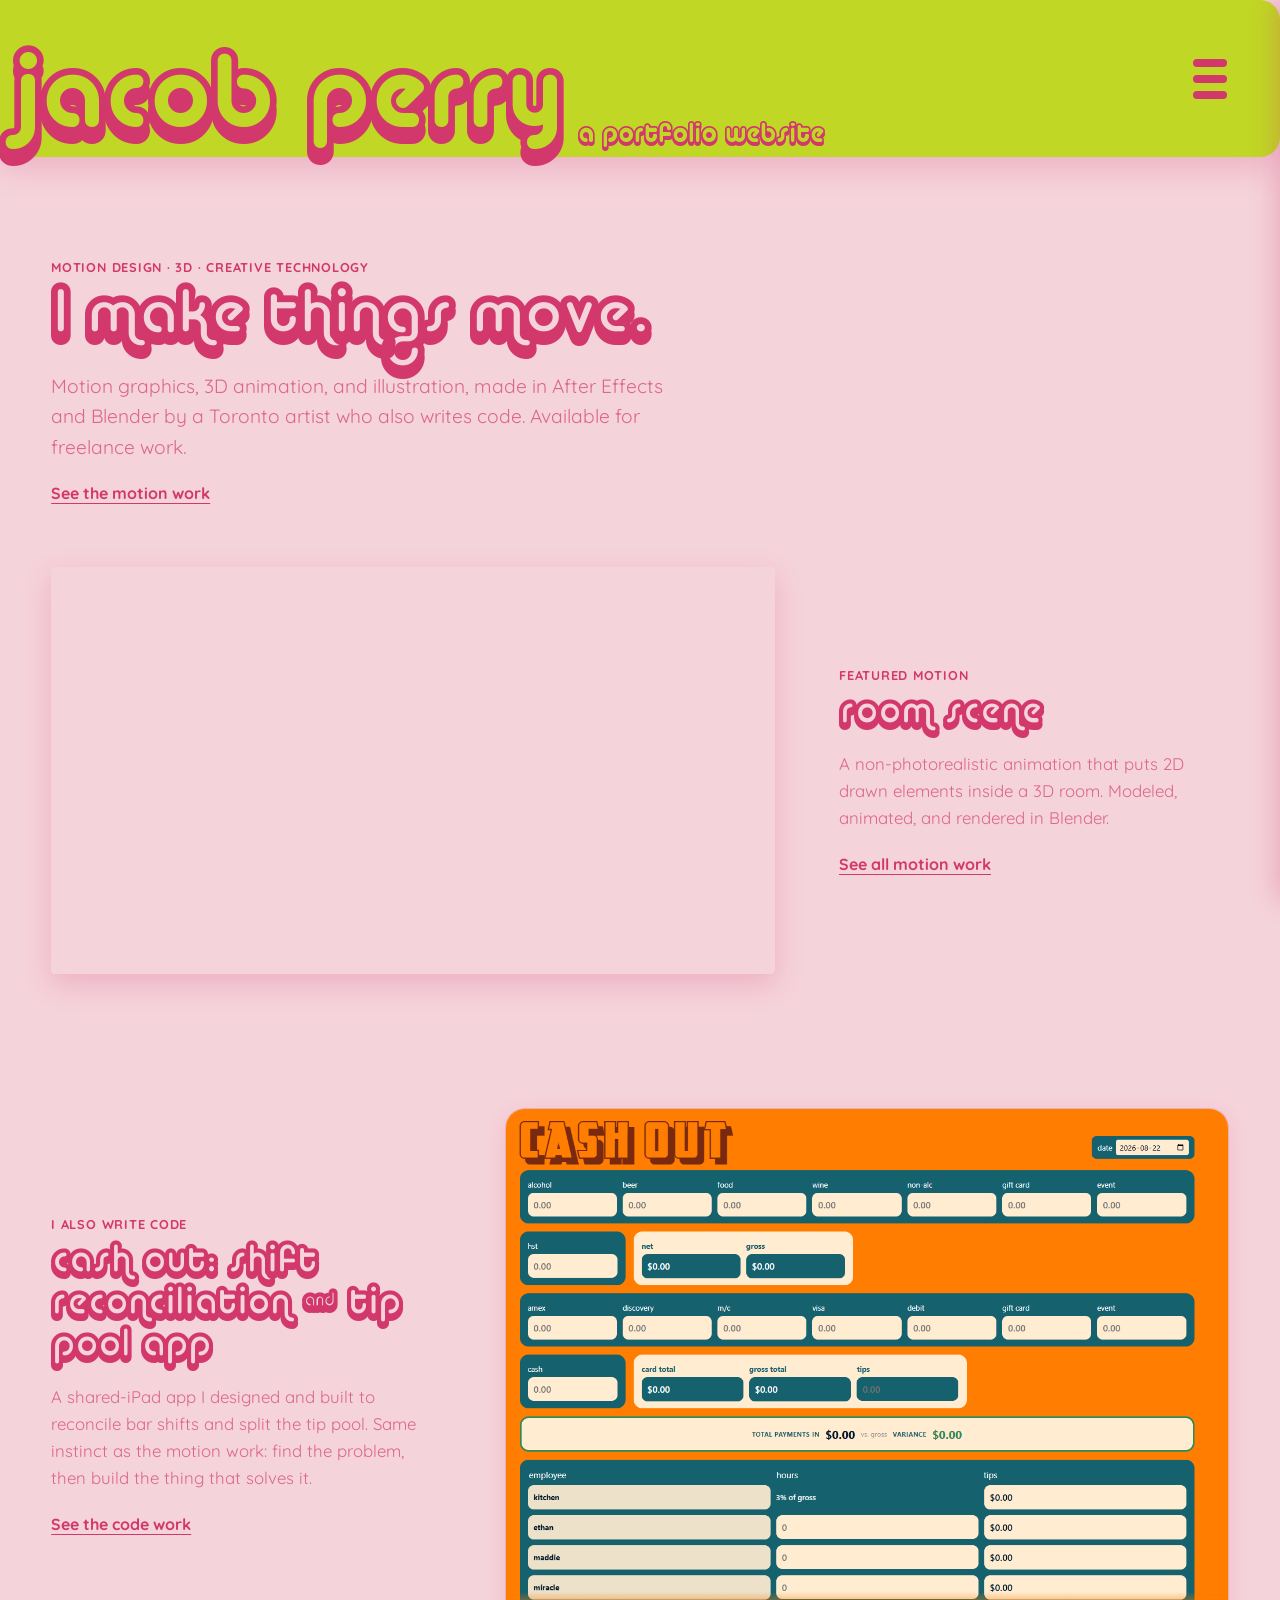
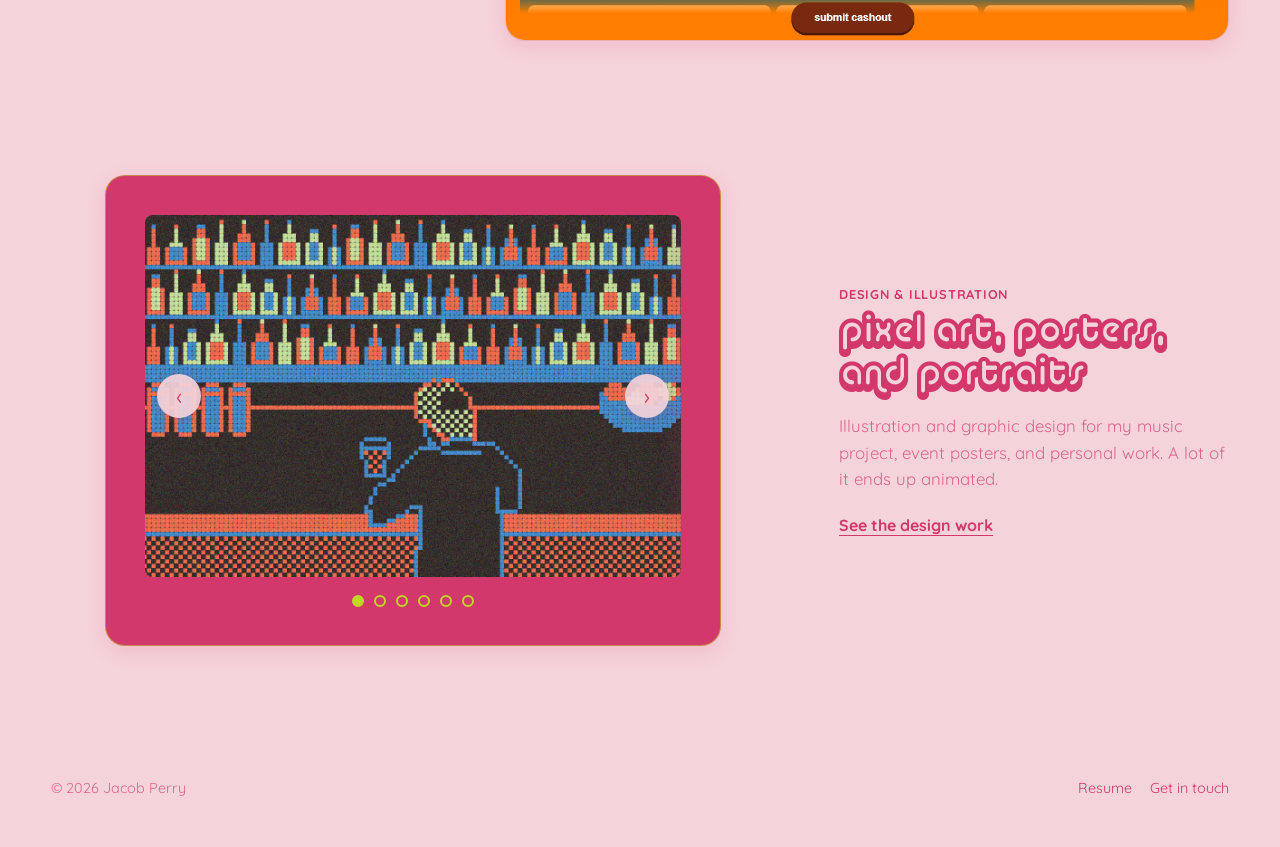
<file: index.html>
<!DOCTYPE html>
<html lang="en">
<head>
  <meta charset="UTF-8" />
  <meta name="viewport" content="width=device-width, initial-scale=1.0" />
  <title>Jacob Perry — Portfolio</title>
  <meta name="description" content="Jacob Perry — Toronto motion designer and 3D animator. Motion graphics, Blender animation, illustration, and creative code." />

  <link rel="icon" href="/favicon.ico" sizes="any" />
  <link rel="icon" type="image/png" sizes="32x32" href="/assets/icons/favicon-32.png" />
  <link rel="icon" type="image/png" sizes="16x16" href="/assets/icons/favicon-16.png" />
  <link rel="apple-touch-icon" href="/assets/icons/apple-touch-icon.png" />

  <meta property="og:type" content="website" />
  <meta property="og:url" content="https://jacobperry.net/" />
  <meta property="og:title" content="Jacob Perry — Portfolio" />
  <meta property="og:description" content="Jacob Perry — Toronto motion designer and 3D animator. Motion graphics, Blender animation, illustration, and creative code." />
  <meta property="og:image" content="https://jacobperry.net/assets/icons/og-image.png" />
  <meta property="og:image:width" content="1200" />
  <meta property="og:image:height" content="630" />
  <meta name="twitter:card" content="summary_large_image" />
  <meta name="twitter:title" content="Jacob Perry — Portfolio" />
  <meta name="twitter:description" content="Jacob Perry — Toronto motion designer and 3D animator. Motion graphics, Blender animation, illustration, and creative code." />
  <meta name="twitter:image" content="https://jacobperry.net/assets/icons/og-image.png" />

  <link rel="preconnect" href="https://fonts.googleapis.com" />
  <link rel="preconnect" href="https://fonts.gstatic.com" crossorigin />
  <link href="https://fonts.googleapis.com/css2?family=Bubblegum+Sans&family=Quicksand:wght@400;500;600;700&display=swap" rel="stylesheet" />

  <link rel="stylesheet" href="css/style.css" />
</head>
<body>

  <header class="site-header">
    <a href="index.html" class="brand">
      <span class="brand-name">jacob perry</span>
      <span class="brand-tagline">a portfolio website</span>
    </a>

    <button
      class="menu-toggle"
      id="menuToggle"
      aria-expanded="false"
      aria-controls="siteNav"
      aria-label="Open menu"
    >
      <span class="bar"></span>
      <span class="bar"></span>
      <span class="bar"></span>
    </button>
  </header>

  <div class="nav-overlay" id="navOverlay"></div>

  <nav class="site-nav" id="siteNav" aria-label="Primary">
    <ul>
      <li><a href="videos.html">motion</a></li>
      <li><a href="images.html">design</a></li>
      <li><a href="projects.html">code</a></li>
      <li><a href="about.html">about</a></li>
      <li><a href="contact.html">contact</a></li>
    </ul>
  </nav>

  <main>
    <section class="home-intro">
      <p class="home-intro-kicker">motion design · 3d · creative technology</p>
      <h1>I make things move.</h1>
      <p>
        Motion graphics, 3D animation, and illustration, made in After
        Effects and Blender by a Toronto artist who also writes code.
        Available for freelance work.
      </p>
      <a class="home-intro-link" href="videos.html">See the motion work</a>
    </section>

    <section class="featured-project" aria-label="Featured motion work">
      <!-- Swap this for a 30–45s showreel once it's cut: replace both
           instances of the video ID (src and playlist) with the reel's ID. -->
      <div class="video-embed">
        <iframe src="https://www.youtube.com/embed/UqyZwCrOyc4?autoplay=1&amp;mute=1&amp;loop=1&amp;playlist=UqyZwCrOyc4&amp;playsinline=1&amp;rel=0" title="room scene — 2D/3D hybrid animation" frameborder="0" allow="accelerometer; autoplay; clipboard-write; encrypted-media; gyroscope; picture-in-picture; web-share" allowfullscreen></iframe>
      </div>
      <div class="featured-project-copy">
        <p class="featured-project-label">Featured motion</p>
        <h2>room scene</h2>
        <p>
          A non-photorealistic animation that puts 2D drawn elements
          inside a 3D room. Modeled, animated, and rendered in Blender.
        </p>
        <a href="videos.html">See all motion work</a>
      </div>
    </section>

    <section class="featured-project reverse" aria-label="Code work">
      <div class="featured-project-copy">
        <p class="featured-project-label">I also write code</p>
        <h2>cash out: shift reconciliation &amp; tip pool app</h2>
        <p>
          A shared-iPad app I designed and built to reconcile bar shifts
          and split the tip pool. Same instinct as the motion work: find
          the problem, then build the thing that solves it.
        </p>
        <a href="projects.html">See the code work</a>
      </div>
      <a class="featured-project-image" href="projects.html" aria-label="Read the case study: cash out, shift reconciliation and tip pool app">
        <img
          src="assets/images/cashout-app/Screenshot 2026-08-22 191632.png"
          alt="Cash Out form showing a dated shift with sales, payment, and employee fields"
        />
      </a>
    </section>

    <section class="featured-project" aria-label="Design and illustration">
      <div class="hero-card">
        <div
          class="slider"
          id="slider"
          role="region"
          aria-roledescription="carousel"
          aria-label="Featured work slideshow"
        >
          <div class="slider-track" id="sliderTrack">
            <div class="slide" role="group" aria-roledescription="slide" aria-label="1 of 6">
              <img
                src="assets/images/pixel-bar.jpg"
                alt="Pixel-art illustration of a bartender working behind a bar"
              />
            </div>
            <div class="slide" role="group" aria-roledescription="slide" aria-label="2 of 6">
              <img
                src="assets/images/many-bottles.png"
                alt="Pixel-art illustration of shelves lined with bottles"
              />
            </div>
            <div class="slide" role="group" aria-roledescription="slide" aria-label="3 of 6">
              <img
                src="assets/images/coffee-shop.png"
                alt="Pixel-art illustration of a coffee shop interior"
              />
            </div>
            <div class="slide" role="group" aria-roledescription="slide" aria-label="4 of 6">
              <img
                src="assets/images/posters/VHS-Swap-02.jpg"
                alt="Hand-drawn event poster for the Farside VHS Swap, showing an illustrated red VHS tape on a teal-to-orange gradient background"
              />
            </div>
            <div class="slide" role="group" aria-roledescription="slide" aria-label="5 of 6">
              <img
                src="assets/images/tired-and-emotional-portraits/tired-and-emotional-self-portrait-02.jpg"
                alt="Halftone duotone portrait in sage green and coral, overlaid with bold 'tired and emotional' type"
              />
            </div>
            <div class="slide" role="group" aria-roledescription="slide" aria-label="6 of 6">
              <img
                src="assets/images/tired-and-emotional-portraits/tired-and-emotional-self-portrait-05.jpg"
                alt="Duotone portrait in teal and warm tan, overlaid with a retro rounded 'tired and emotional' logotype"
              />
            </div>
          </div>

          <div class="slider-controls">
            <button class="slider-arrow" id="prevSlide" aria-label="Previous slide">&#8249;</button>
            <button class="slider-arrow" id="nextSlide" aria-label="Next slide">&#8250;</button>
          </div>
        </div>

        <div class="slider-dots" id="sliderDots"></div>
      </div>
      <div class="featured-project-copy">
        <p class="featured-project-label">Design &amp; illustration</p>
        <h2>pixel art, posters, and portraits</h2>
        <p>
          Illustration and graphic design for my music project, event
          posters, and personal work. A lot of it ends up animated.
        </p>
        <a href="images.html">See the design work</a>
      </div>
    </section>
  </main>

  <footer class="site-footer">
    <span>&copy; <span id="year"></span> Jacob Perry</span>
    <span class="site-footer-links">
      <a href="about.html#resume">Resume</a>
      <a href="contact.html">Get in touch</a>
    </span>
  </footer>

  <script src="js/main.js"></script>
</body>
</html>
</file>
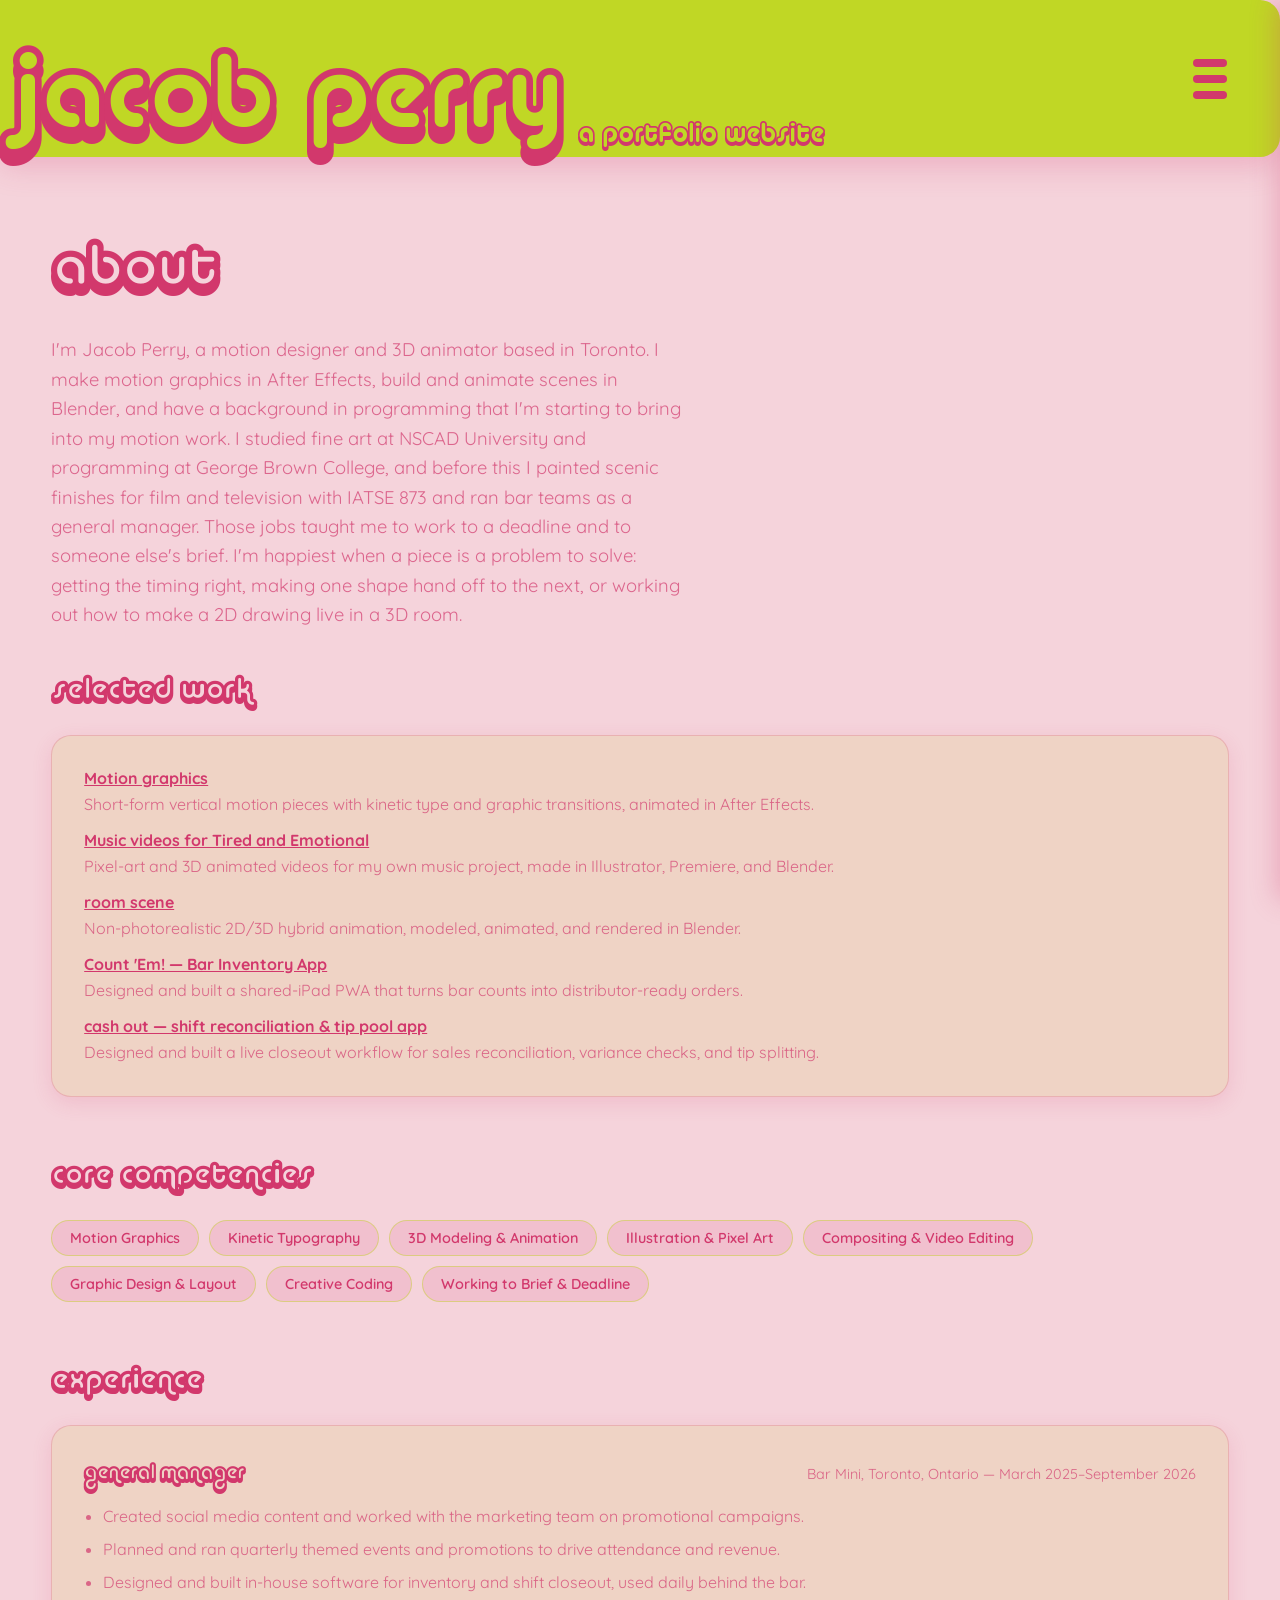
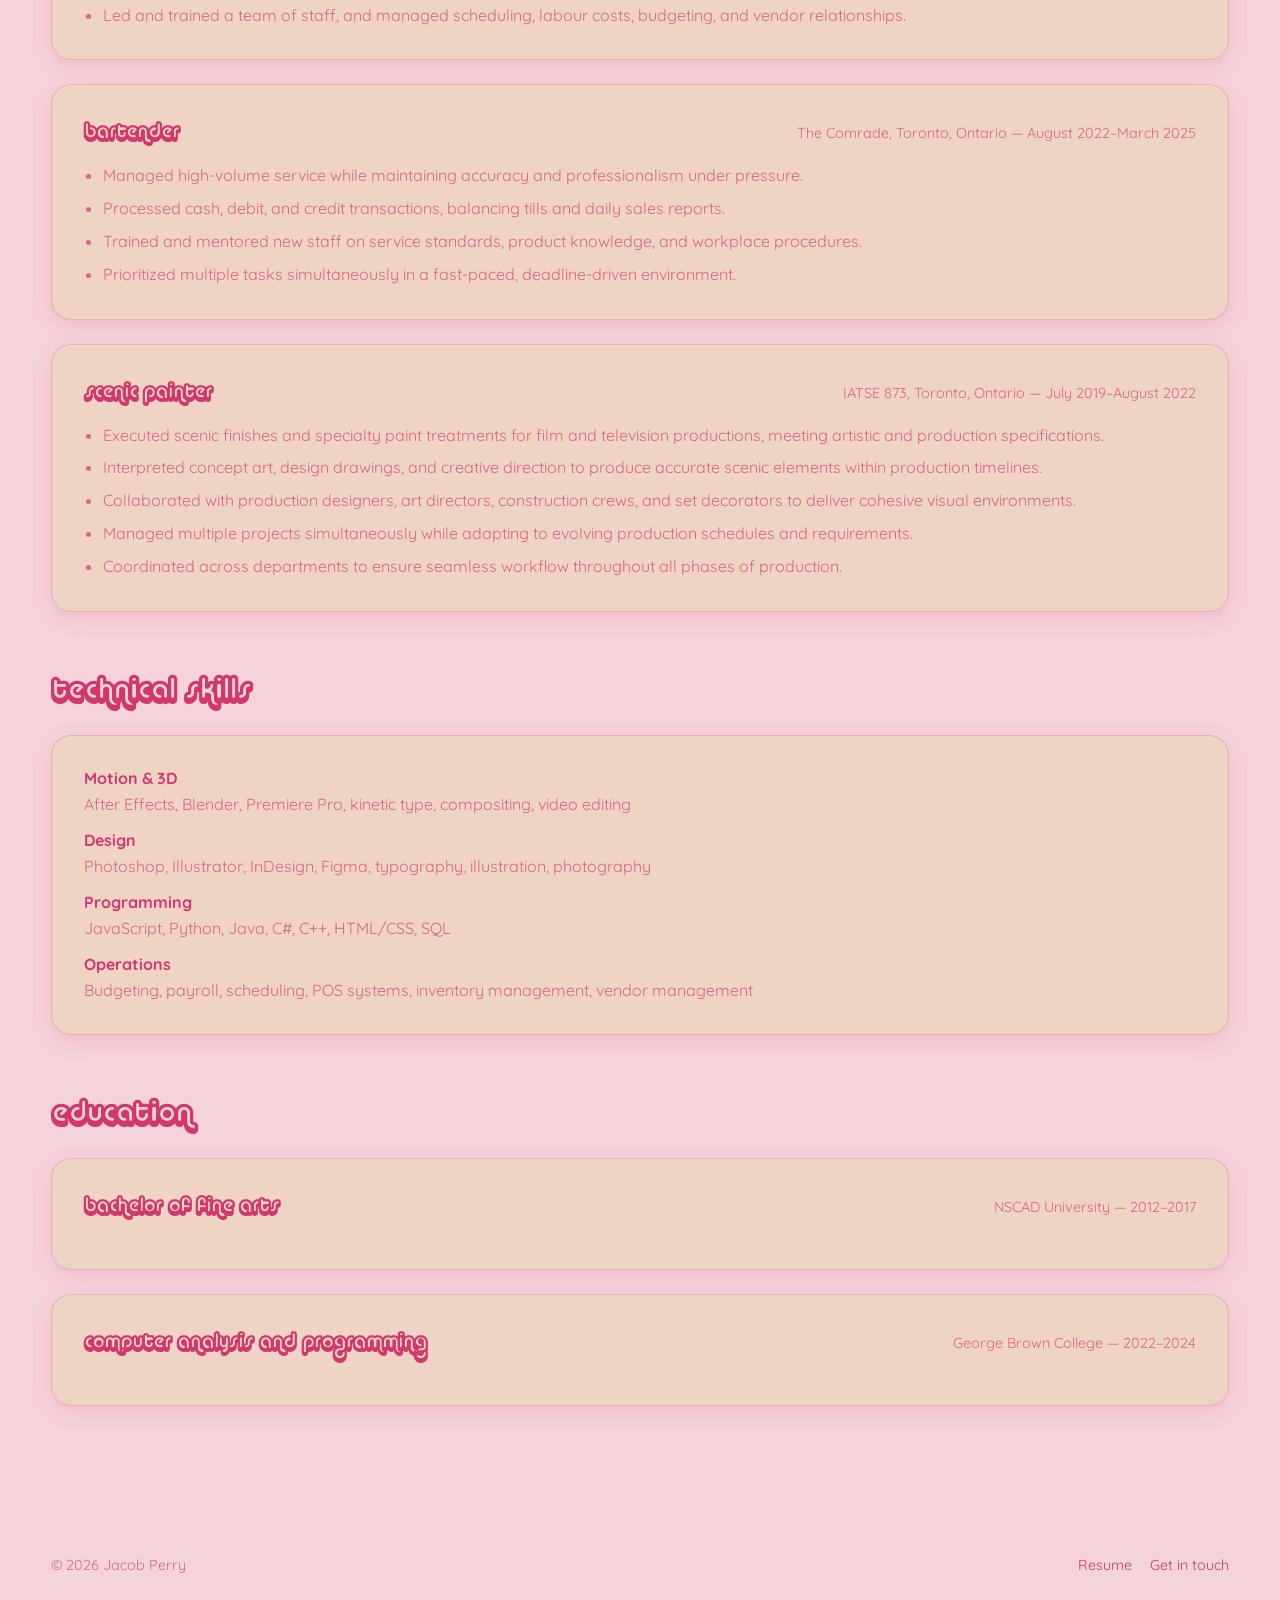
<file: about.html>
<!DOCTYPE html>
<html lang="en">
<head>
  <meta charset="UTF-8" />
  <meta name="viewport" content="width=device-width, initial-scale=1.0" />
  <title>About — Jacob Perry</title>
  <meta name="description" content="About Jacob Perry — Toronto motion designer and 3D animator with a background in fine art and code, plus resume: experience, skills, and education." />

  <link rel="icon" href="/favicon.ico" sizes="any" />
  <link rel="icon" type="image/png" sizes="32x32" href="/assets/icons/favicon-32.png" />
  <link rel="icon" type="image/png" sizes="16x16" href="/assets/icons/favicon-16.png" />
  <link rel="apple-touch-icon" href="/assets/icons/apple-touch-icon.png" />

  <meta property="og:type" content="website" />
  <meta property="og:url" content="https://jacobperry.net/about.html" />
  <meta property="og:title" content="About — Jacob Perry" />
  <meta property="og:description" content="About Jacob Perry — Toronto motion designer and 3D animator with a background in fine art and code, plus resume: experience, skills, and education." />
  <meta property="og:image" content="https://jacobperry.net/assets/icons/og-image.png" />
  <meta property="og:image:width" content="1200" />
  <meta property="og:image:height" content="630" />
  <meta name="twitter:card" content="summary_large_image" />
  <meta name="twitter:title" content="About — Jacob Perry" />
  <meta name="twitter:description" content="About Jacob Perry — Toronto motion designer and 3D animator with a background in fine art and code, plus resume: experience, skills, and education." />
  <meta name="twitter:image" content="https://jacobperry.net/assets/icons/og-image.png" />

  <link rel="preconnect" href="https://fonts.googleapis.com" />
  <link rel="preconnect" href="https://fonts.gstatic.com" crossorigin />
  <link href="https://fonts.googleapis.com/css2?family=Bubblegum+Sans&family=Quicksand:wght@400;500;600;700&display=swap" rel="stylesheet" />

  <link rel="stylesheet" href="css/style.css" />
</head>
<body>

  <header class="site-header">
    <a href="index.html" class="brand">
      <span class="brand-name">jacob perry</span>
      <span class="brand-tagline">a portfolio website</span>
    </a>

    <button
      class="menu-toggle"
      id="menuToggle"
      aria-expanded="false"
      aria-controls="siteNav"
      aria-label="Open menu"
    >
      <span class="bar"></span>
      <span class="bar"></span>
      <span class="bar"></span>
    </button>
  </header>

  <div class="nav-overlay" id="navOverlay"></div>

  <nav class="site-nav" id="siteNav" aria-label="Primary">
    <ul>
      <li><a href="videos.html">motion</a></li>
      <li><a href="images.html">design</a></li>
      <li><a href="projects.html">code</a></li>
      <li><a href="about.html">about</a></li>
      <li><a href="contact.html">contact</a></li>
    </ul>
  </nav>

  <main>
    <section class="page-intro">
      <h1>About</h1>
      <p>
        I'm Jacob Perry, a motion designer and 3D animator based in
        Toronto. I make motion graphics in After Effects, build and
        animate scenes in Blender, and have a background in programming
        that I'm starting to bring into my motion work. I studied fine art at
        NSCAD University and programming at George Brown College, and
        before this I painted scenic finishes for film and television with
        IATSE 873 and ran bar teams as a general manager. Those jobs taught
        me to work to a deadline and to someone else's brief. I'm happiest
        when a piece is a problem to solve: getting the timing right,
        making one shape hand off to the next, or working out how to make
        a 2D drawing live in a 3D room.
      </p>
    </section>

    <section class="resume" id="resume" aria-label="Resume">
      <div class="resume-block">
        <h2>Selected Work</h2>
        <div class="resume-card">
          <dl class="skills-list">
            <div>
              <dt><a href="videos.html">Motion graphics</a></dt>
              <dd>Short-form vertical motion pieces with kinetic type and graphic transitions, animated in After Effects.</dd>
            </div>
            <div>
              <dt><a href="videos.html">Music videos for Tired and Emotional</a></dt>
              <dd>Pixel-art and 3D animated videos for my own music project, made in Illustrator, Premiere, and Blender.</dd>
            </div>
            <div>
              <dt><a href="videos.html">room scene</a></dt>
              <dd>Non-photorealistic 2D/3D hybrid animation, modeled, animated, and rendered in Blender.</dd>
            </div>
            <div>
              <dt><a href="projects.html">Count 'Em! — Bar Inventory App</a></dt>
              <dd>Designed and built a shared-iPad PWA that turns bar counts into distributor-ready orders.</dd>
            </div>
            <div>
              <dt><a href="projects.html">cash out — shift reconciliation &amp; tip pool app</a></dt>
              <dd>Designed and built a live closeout workflow for sales reconciliation, variance checks, and tip splitting.</dd>
            </div>
          </dl>
        </div>
      </div>

      <div class="resume-block">
        <h2>Core Competencies</h2>
        <ul class="tag-list">
          <li>Motion Graphics</li>
          <li>Kinetic Typography</li>
          <li>3D Modeling &amp; Animation</li>
          <li>Illustration &amp; Pixel Art</li>
          <li>Compositing &amp; Video Editing</li>
          <li>Graphic Design &amp; Layout</li>
          <li>Creative Coding</li>
          <li>Working to Brief &amp; Deadline</li>
        </ul>
      </div>

      <div class="resume-block">
        <h2>Experience</h2>

        <article class="resume-card">
          <div class="resume-card-header">
            <h3>General Manager</h3>
            <span class="resume-card-meta">Bar Mini, Toronto, Ontario — March 2025–September 2026</span>
          </div>
          <ul>
            <li>Created social media content and worked with the marketing team on promotional campaigns.</li>
            <li>Planned and ran quarterly themed events and promotions to drive attendance and revenue.</li>
            <li>Designed and built in-house software for inventory and shift closeout, used daily behind the bar.</li>
            <li>Led and trained a team of staff, and managed scheduling, labour costs, budgeting, and vendor relationships.</li>
          </ul>
        </article>

        <article class="resume-card">
          <div class="resume-card-header">
            <h3>Bartender</h3>
            <span class="resume-card-meta">The Comrade, Toronto, Ontario — August 2022–March 2025</span>
          </div>
          <ul>
            <li>Managed high-volume service while maintaining accuracy and professionalism under pressure.</li>
            <li>Processed cash, debit, and credit transactions, balancing tills and daily sales reports.</li>
            <li>Trained and mentored new staff on service standards, product knowledge, and workplace procedures.</li>
            <li>Prioritized multiple tasks simultaneously in a fast-paced, deadline-driven environment.</li>
          </ul>
        </article>

        <article class="resume-card">
          <div class="resume-card-header">
            <h3>Scenic Painter</h3>
            <span class="resume-card-meta">IATSE 873, Toronto, Ontario — July 2019–August 2022</span>
          </div>
          <ul>
            <li>Executed scenic finishes and specialty paint treatments for film and television productions, meeting artistic and production specifications.</li>
            <li>Interpreted concept art, design drawings, and creative direction to produce accurate scenic elements within production timelines.</li>
            <li>Collaborated with production designers, art directors, construction crews, and set decorators to deliver cohesive visual environments.</li>
            <li>Managed multiple projects simultaneously while adapting to evolving production schedules and requirements.</li>
            <li>Coordinated across departments to ensure seamless workflow throughout all phases of production.</li>
          </ul>
        </article>
      </div>

      <div class="resume-block">
        <h2>Technical Skills</h2>
        <div class="resume-card">
          <dl class="skills-list">
            <div>
              <dt>Motion &amp; 3D</dt>
              <dd>After Effects, Blender, Premiere Pro, kinetic type, compositing, video editing</dd>
            </div>
            <div>
              <dt>Design</dt>
              <dd>Photoshop, Illustrator, InDesign, Figma, typography, illustration, photography</dd>
            </div>
            <div>
              <dt>Programming</dt>
              <dd>JavaScript, Python, Java, C#, C++, HTML/CSS, SQL</dd>
            </div>
            <div>
              <dt>Operations</dt>
              <dd>Budgeting, payroll, scheduling, POS systems, inventory management, vendor management</dd>
            </div>
          </dl>
        </div>
      </div>

      <div class="resume-block">
        <h2>Education</h2>
        <article class="resume-card">
          <div class="resume-card-header">
            <h3>Bachelor of Fine Arts</h3>
            <span class="resume-card-meta">NSCAD University — 2012–2017</span>
          </div>
        </article>
        <article class="resume-card">
          <div class="resume-card-header">
            <h3>Computer Analysis and Programming</h3>
            <span class="resume-card-meta">George Brown College — 2022–2024</span>
          </div>
        </article>
      </div>
    </section>
  </main>

  <footer class="site-footer">
    <span>&copy; <span id="year"></span> Jacob Perry</span>
    <span class="site-footer-links">
      <a href="about.html#resume">Resume</a>
      <a href="contact.html">Get in touch</a>
    </span>
  </footer>

  <script src="js/main.js"></script>
</body>
</html>
</file>
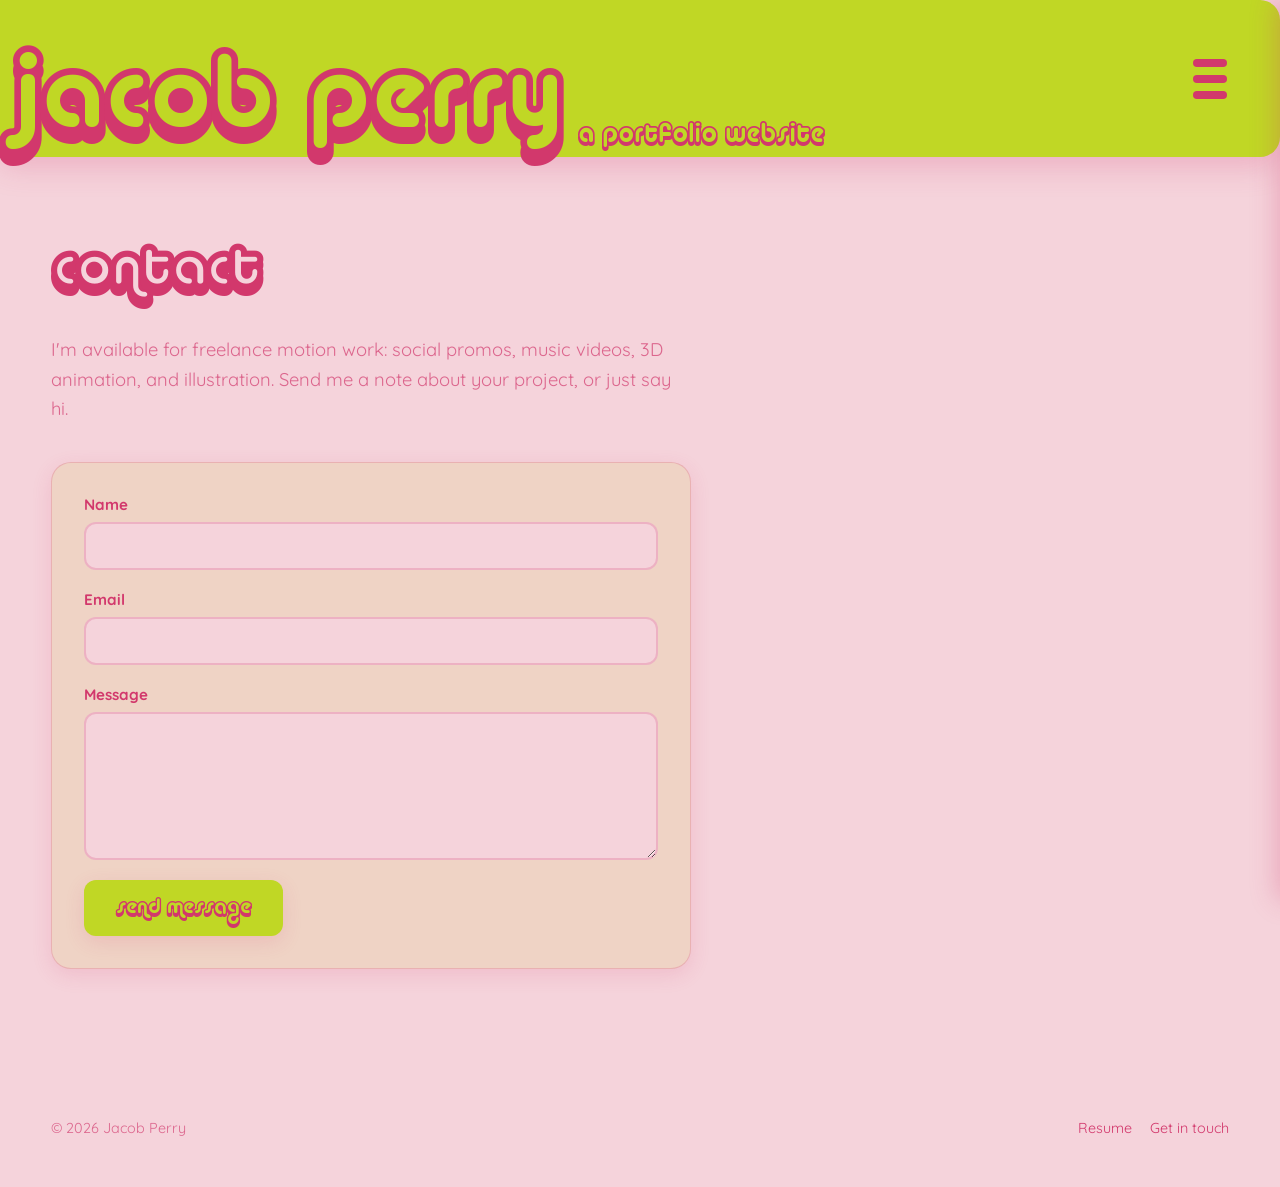
<file: contact.html>
<!DOCTYPE html>
<html lang="en">
<head>
  <meta charset="UTF-8" />
  <meta name="viewport" content="width=device-width, initial-scale=1.0" />
  <title>Contact — Jacob Perry</title>
  <meta name="description" content="Get in touch with Jacob Perry." />

  <link rel="icon" href="/favicon.ico" sizes="any" />
  <link rel="icon" type="image/png" sizes="32x32" href="/assets/icons/favicon-32.png" />
  <link rel="icon" type="image/png" sizes="16x16" href="/assets/icons/favicon-16.png" />
  <link rel="apple-touch-icon" href="/assets/icons/apple-touch-icon.png" />

  <meta property="og:type" content="website" />
  <meta property="og:url" content="https://jacobperry.net/contact.html" />
  <meta property="og:title" content="Contact — Jacob Perry" />
  <meta property="og:description" content="Get in touch with Jacob Perry." />
  <meta property="og:image" content="https://jacobperry.net/assets/icons/og-image.png" />
  <meta property="og:image:width" content="1200" />
  <meta property="og:image:height" content="630" />
  <meta name="twitter:card" content="summary_large_image" />
  <meta name="twitter:title" content="Contact — Jacob Perry" />
  <meta name="twitter:description" content="Get in touch with Jacob Perry." />
  <meta name="twitter:image" content="https://jacobperry.net/assets/icons/og-image.png" />

  <link rel="preconnect" href="https://fonts.googleapis.com" />
  <link rel="preconnect" href="https://fonts.gstatic.com" crossorigin />
  <link href="https://fonts.googleapis.com/css2?family=Bubblegum+Sans&family=Quicksand:wght@400;500;600;700&display=swap" rel="stylesheet" />

  <link rel="stylesheet" href="css/style.css" />
</head>
<body>

  <header class="site-header">
    <a href="index.html" class="brand">
      <span class="brand-name">jacob perry</span>
      <span class="brand-tagline">a portfolio website</span>
    </a>

    <button
      class="menu-toggle"
      id="menuToggle"
      aria-expanded="false"
      aria-controls="siteNav"
      aria-label="Open menu"
    >
      <span class="bar"></span>
      <span class="bar"></span>
      <span class="bar"></span>
    </button>
  </header>

  <div class="nav-overlay" id="navOverlay"></div>

  <nav class="site-nav" id="siteNav" aria-label="Primary">
    <ul>
      <li><a href="videos.html">motion</a></li>
      <li><a href="images.html">design</a></li>
      <li><a href="projects.html">code</a></li>
      <li><a href="about.html">about</a></li>
      <li><a href="contact.html">contact</a></li>
    </ul>
  </nav>

  <main>
    <section class="page-intro">
      <h1>Contact</h1>
      <p>
        I'm available for freelance motion work: social promos, music
        videos, 3D animation, and illustration. Send me a note about your
        project, or just say hi.
      </p>
    </section>

    <section class="contact-form-wrap">
      <div id="formStatus" class="form-status" role="status" aria-live="polite">
        <span id="formStatusText" class="form-status-text"></span>
        <button type="button" id="formStatusClose" class="form-status-close" aria-label="Dismiss">&times;</button>
      </div>

      <form
        id="contactForm"
        class="contact-form"
        action="https://api.web3forms.com/submit"
        method="POST"
      >
        <input type="hidden" name="access_key" value="b741d18a-fd2e-4e1d-96b4-436f6fcd9520" />
        <input type="hidden" name="subject" value="New message from jacobperry.net" />
        <input type="hidden" name="redirect" value="https://jacobperry.net/contact.html?sent=1" />
        <input type="checkbox" name="botcheck" class="visually-hidden" tabindex="-1" autocomplete="off" />

        <div class="form-field">
          <label for="name">Name</label>
          <input type="text" id="name" name="name" autocomplete="name" required />
        </div>

        <div class="form-field">
          <label for="email">Email</label>
          <input type="email" id="email" name="email" autocomplete="email" required />
        </div>

        <div class="form-field">
          <label for="message">Message</label>
          <textarea id="message" name="message" rows="6" required></textarea>
        </div>

        <button type="submit" class="form-submit">Send message</button>
      </form>
    </section>
  </main>

  <footer class="site-footer">
    <span>&copy; <span id="year"></span> Jacob Perry</span>
    <span class="site-footer-links">
      <a href="about.html#resume">Resume</a>
      <a href="contact.html">Get in touch</a>
    </span>
  </footer>

  <script src="js/main.js"></script>
</body>
</html>
</file>
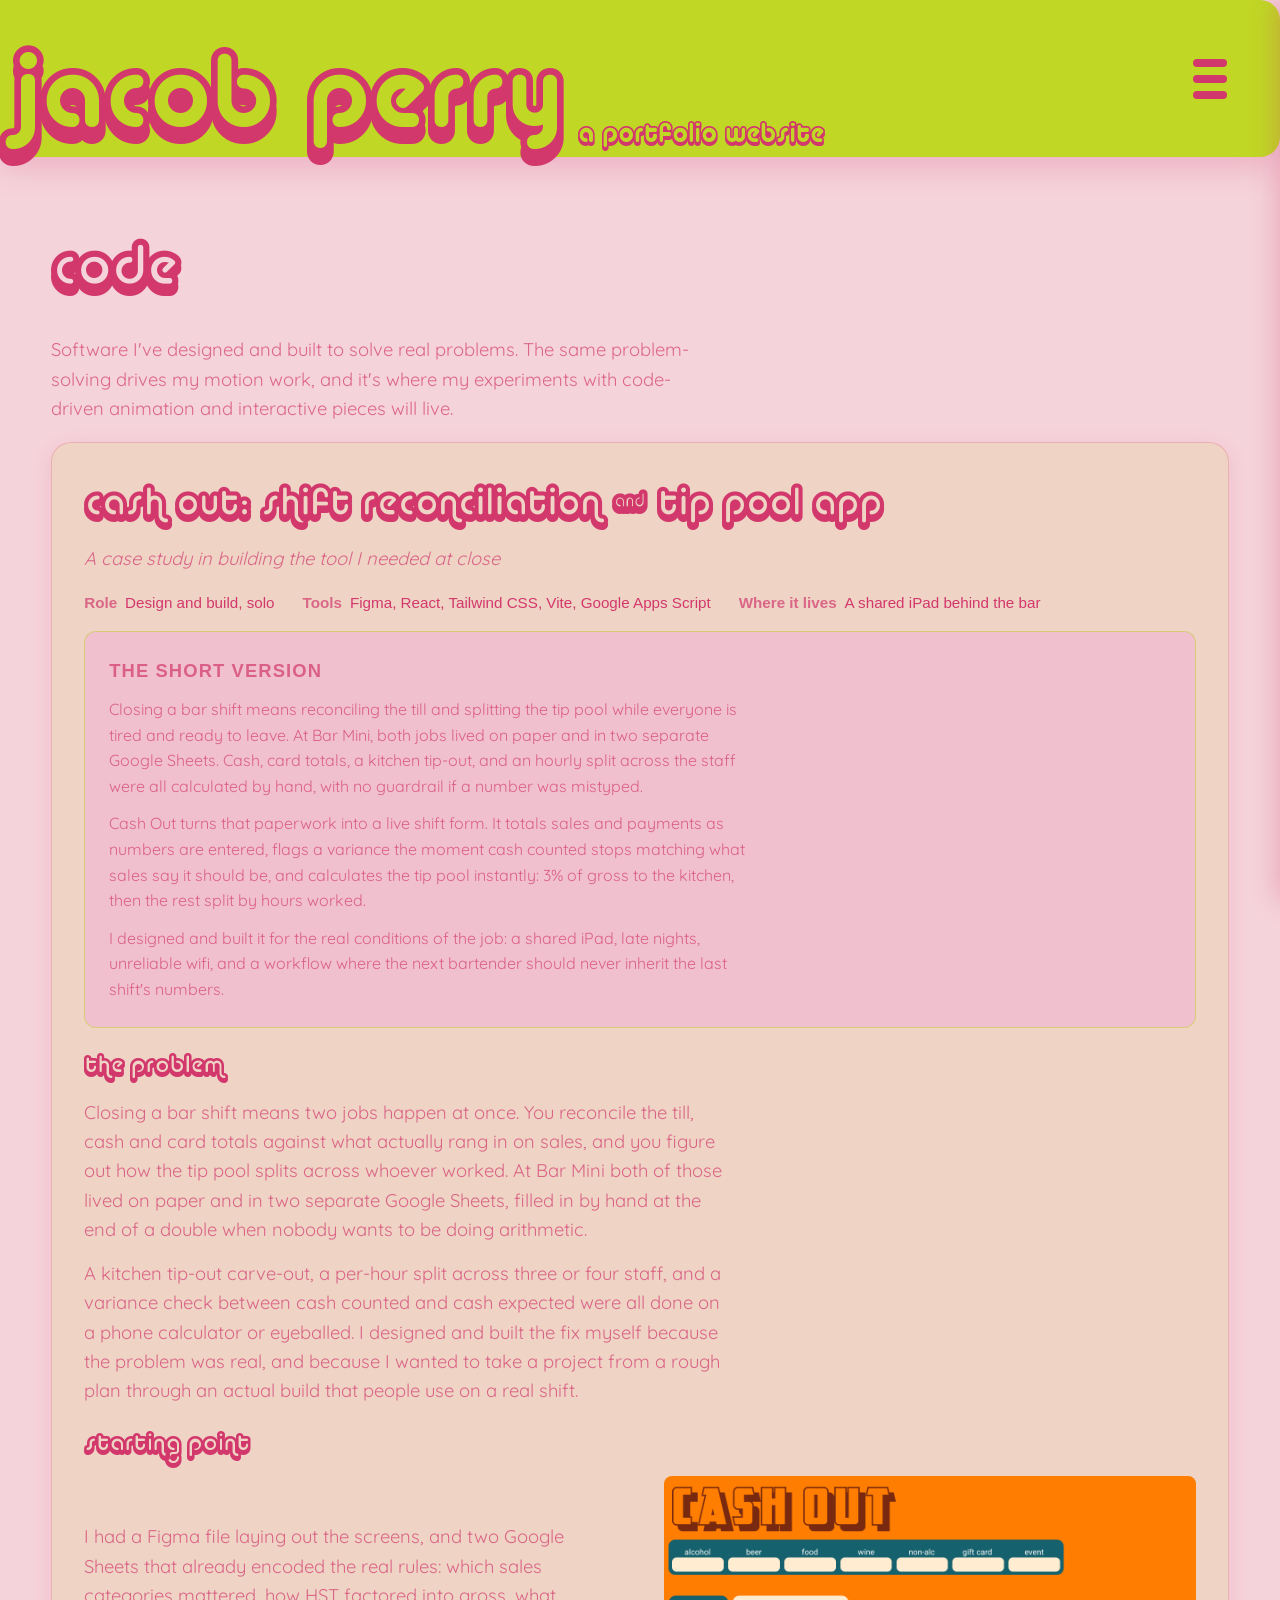
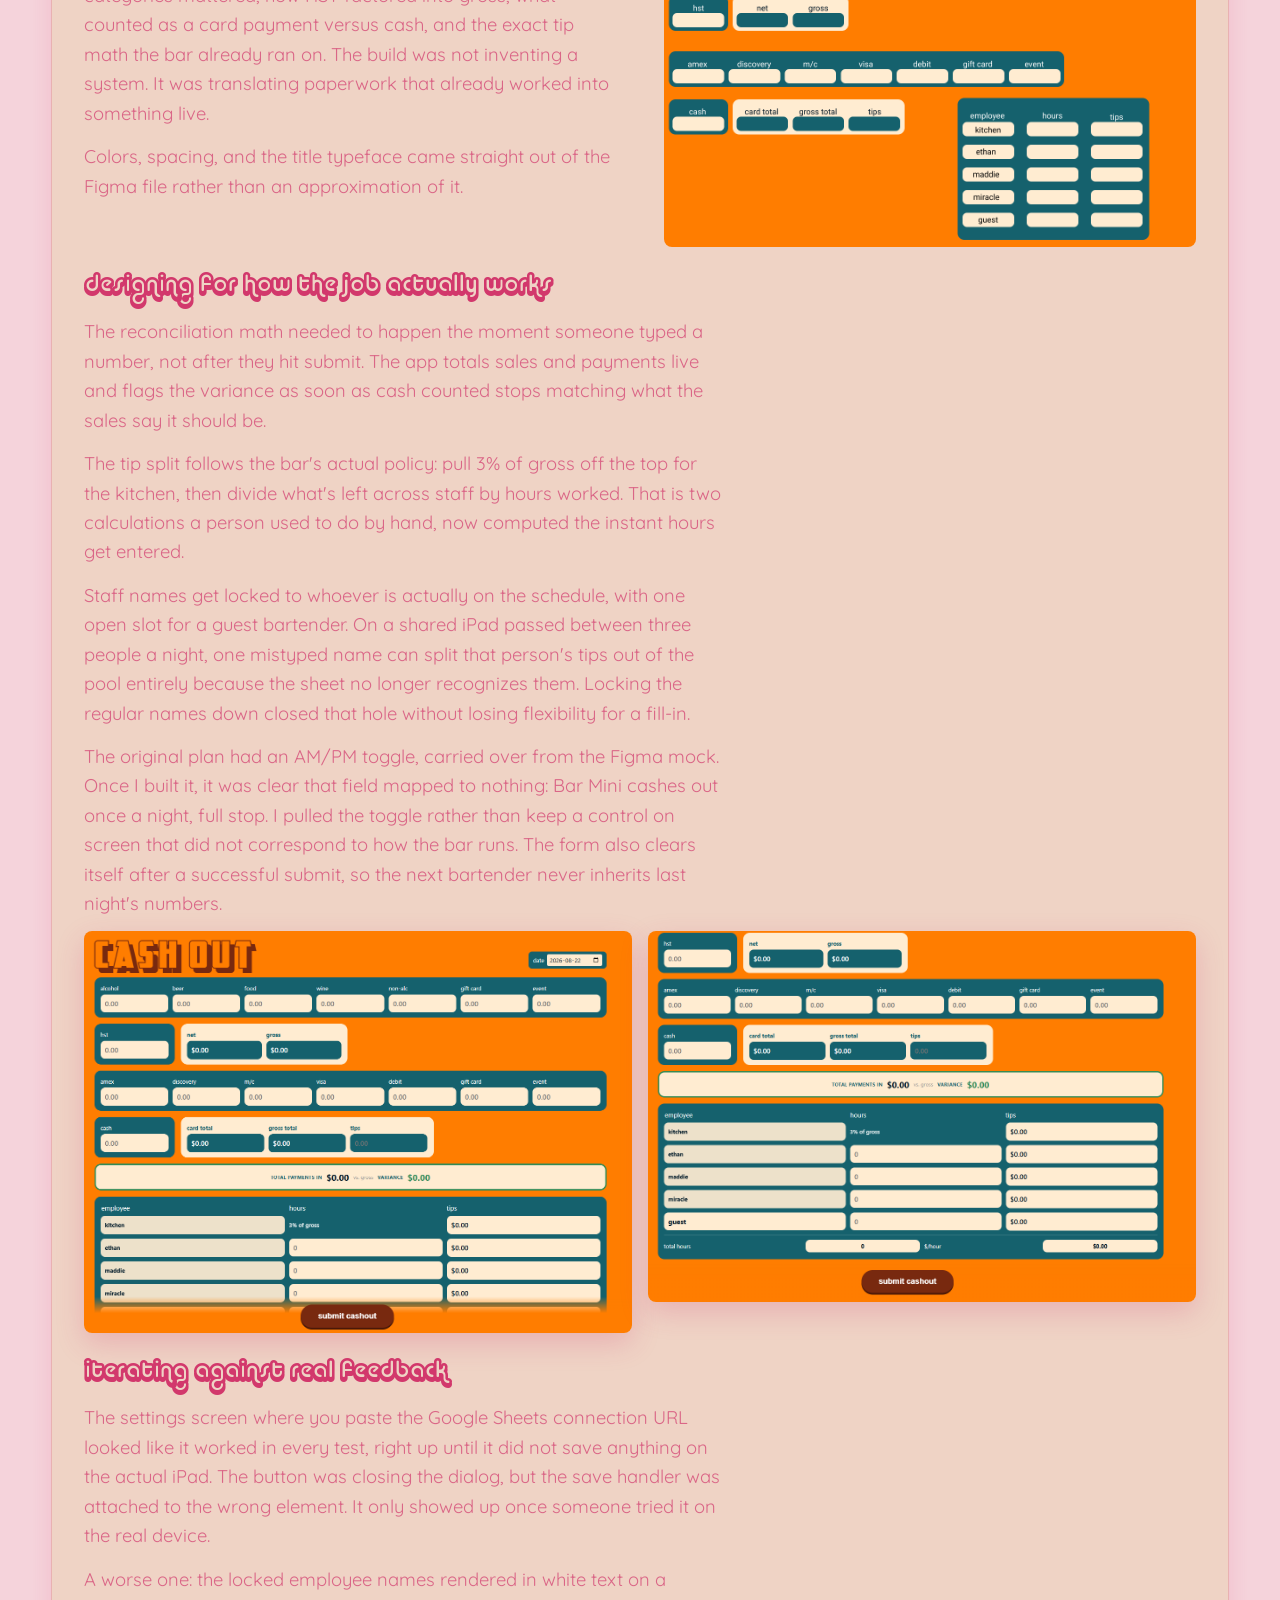
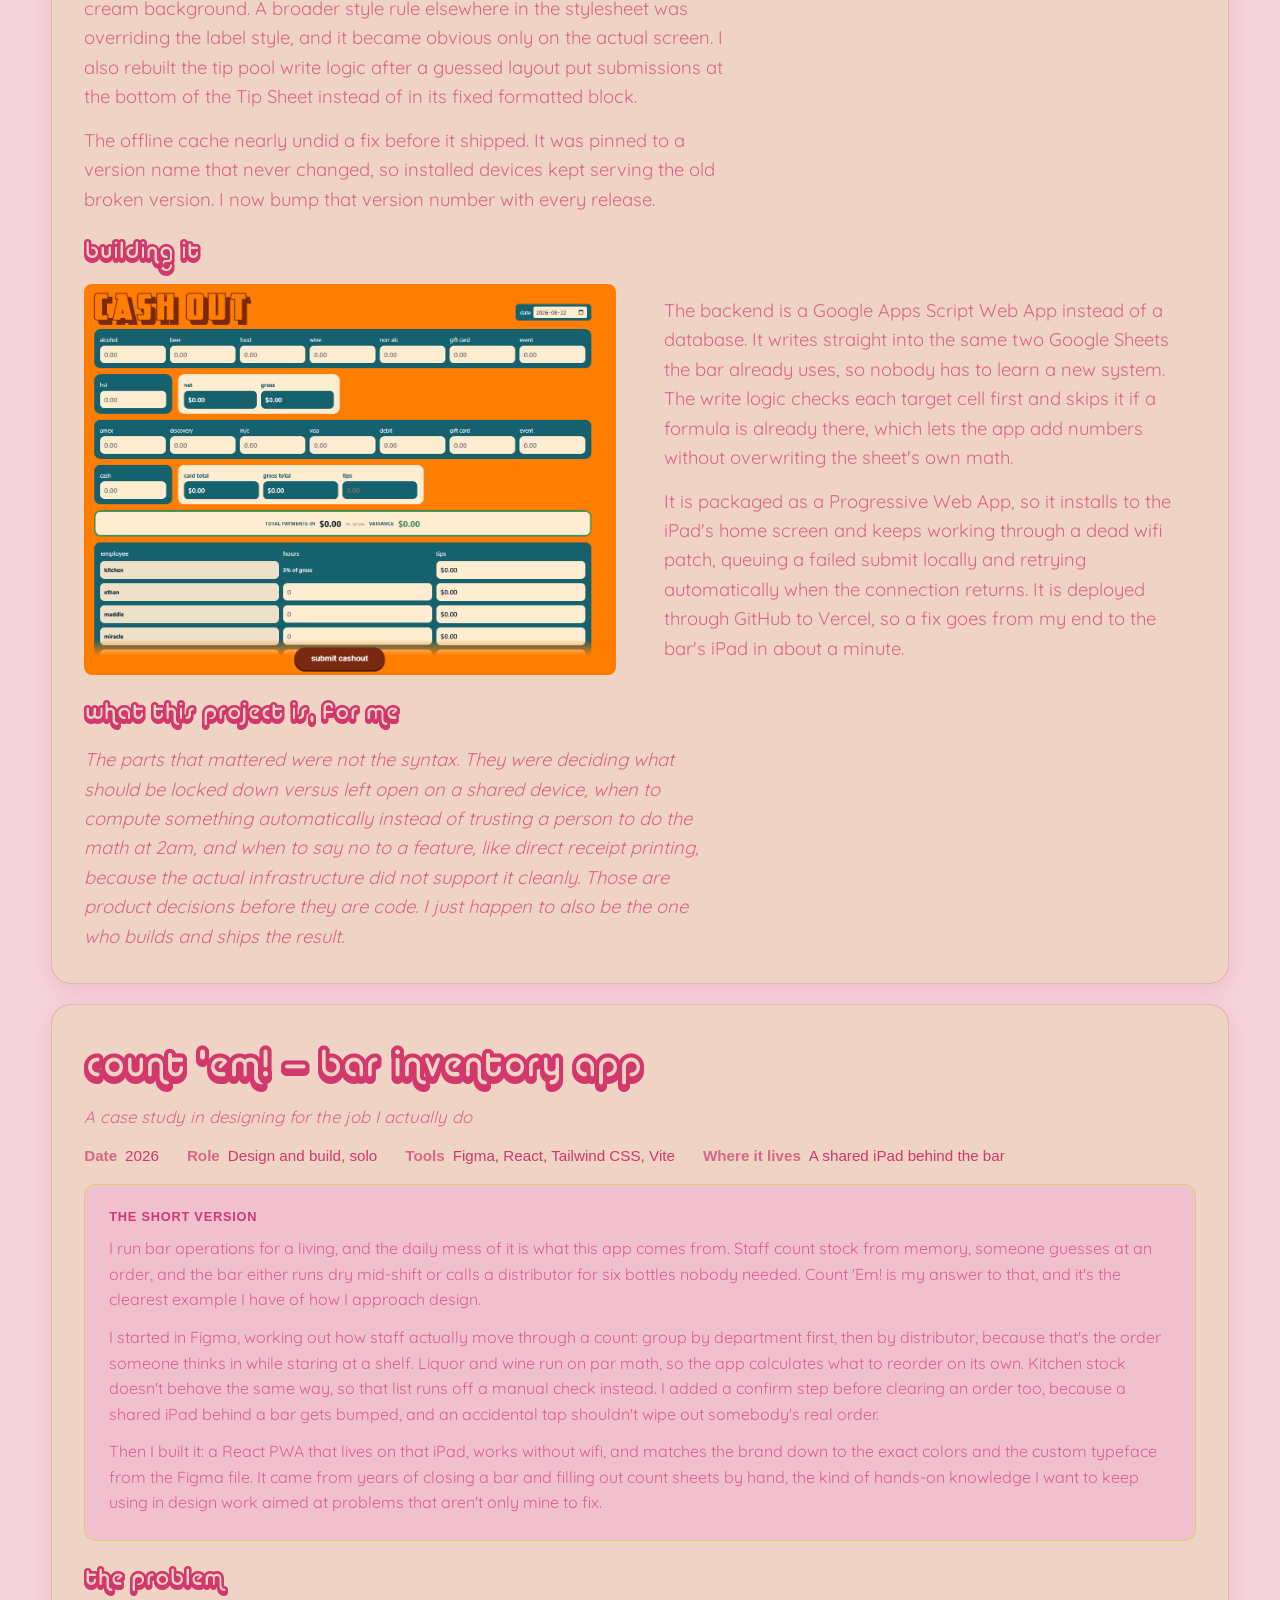
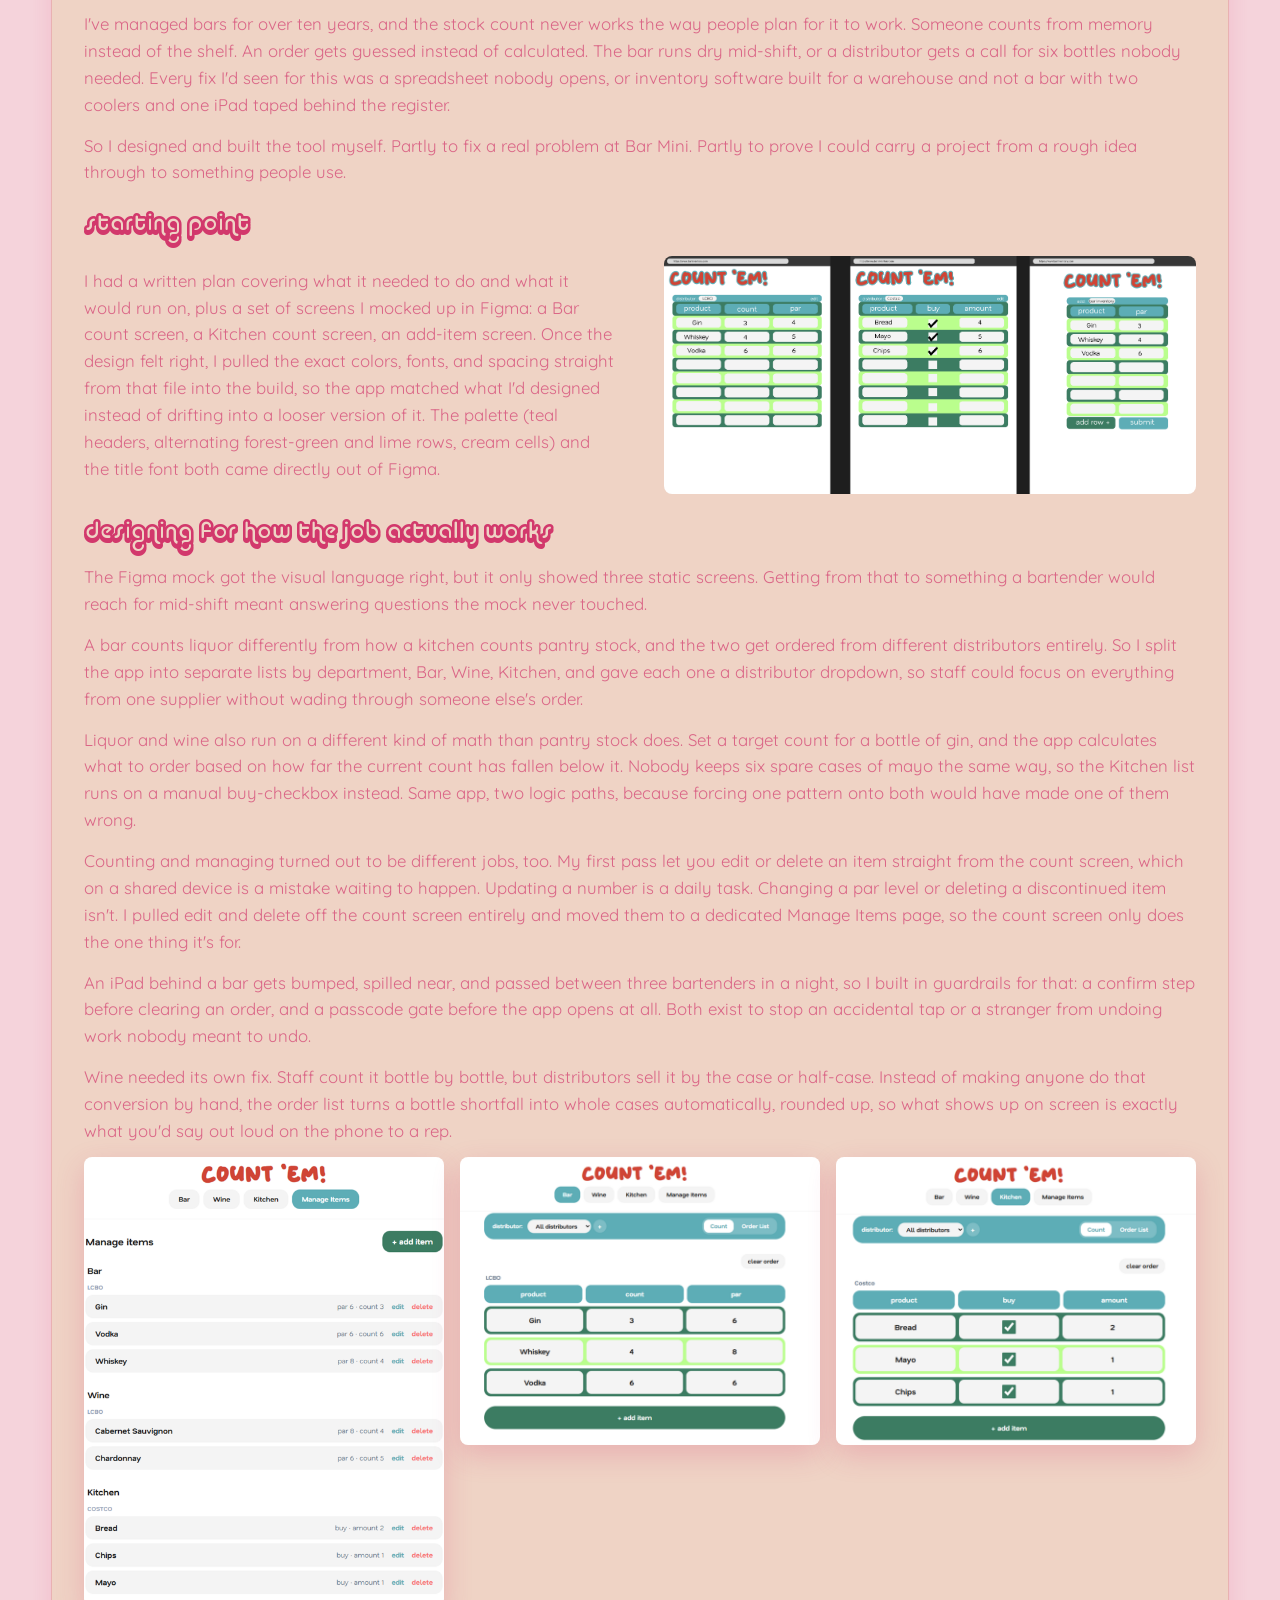
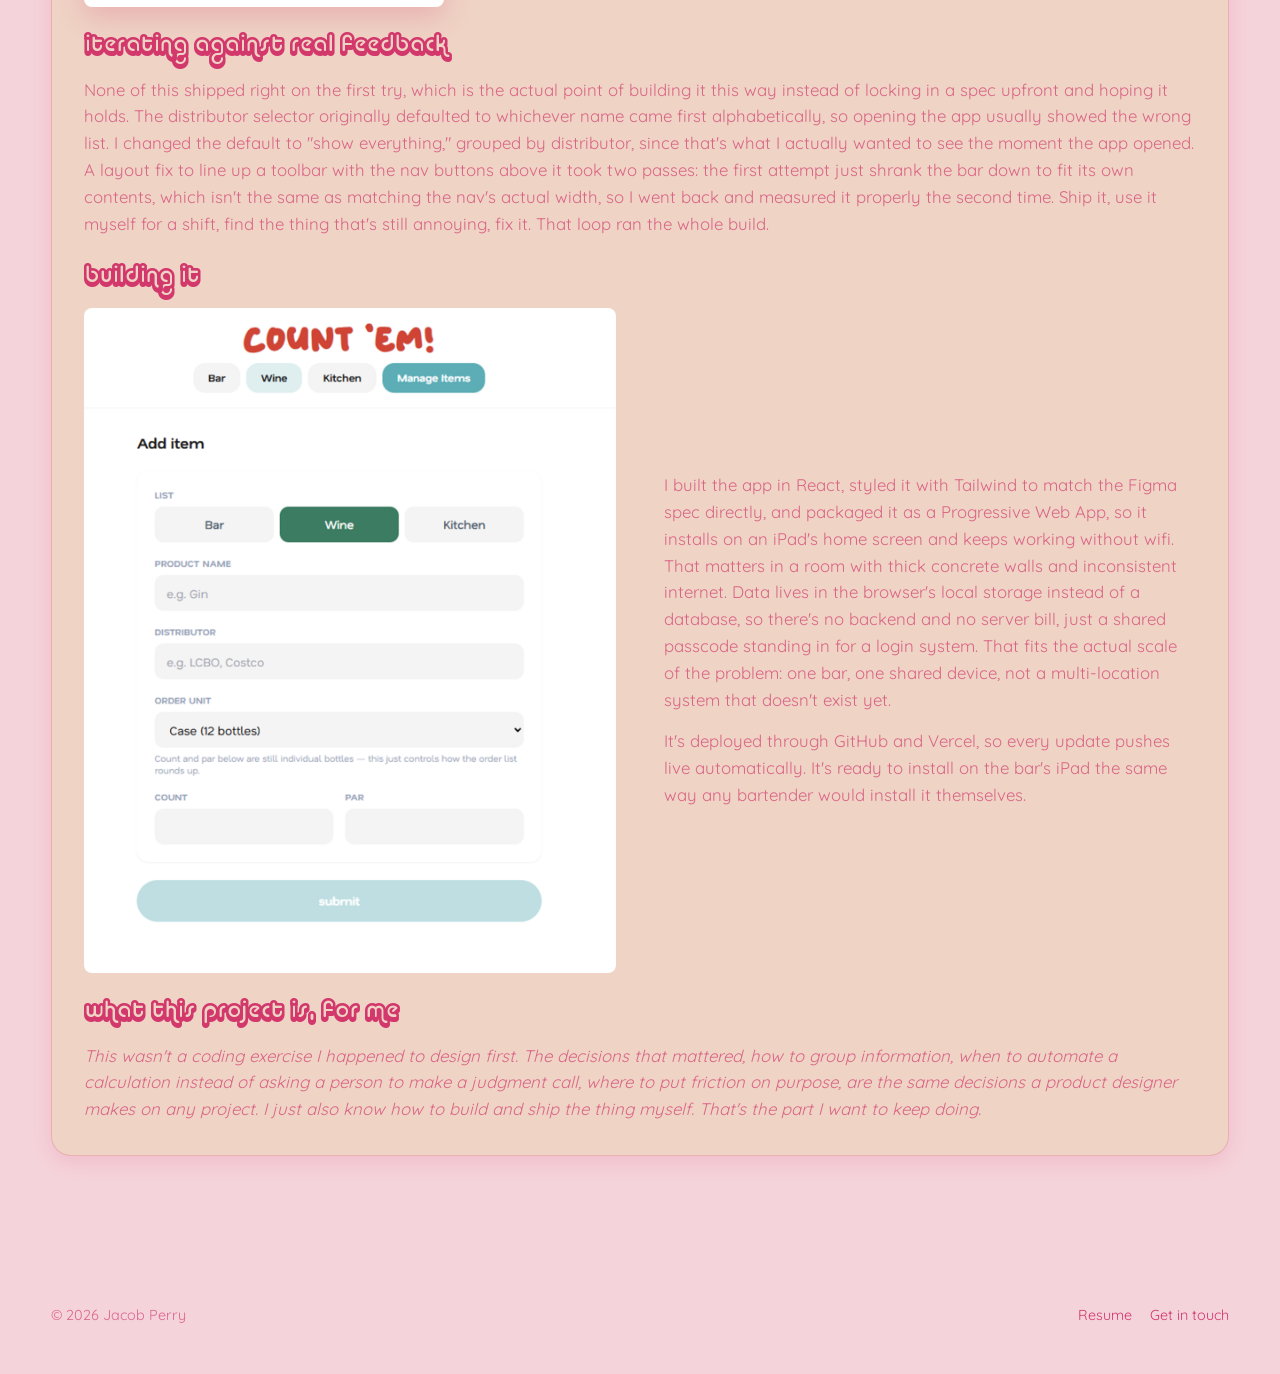
<file: projects.html>
<!DOCTYPE html>
<html lang="en">
<head>
  <meta charset="UTF-8" />
  <meta name="viewport" content="width=device-width, initial-scale=1.0" />
  <title>Code — Jacob Perry</title>
  <meta name="description" content="Software and product design projects by Jacob Perry." />

  <link rel="icon" href="/favicon.ico" sizes="any" />
  <link rel="icon" type="image/png" sizes="32x32" href="/assets/icons/favicon-32.png" />
  <link rel="icon" type="image/png" sizes="16x16" href="/assets/icons/favicon-16.png" />
  <link rel="apple-touch-icon" href="/assets/icons/apple-touch-icon.png" />

  <meta property="og:type" content="website" />
  <meta property="og:url" content="https://jacobperry.net/projects.html" />
  <meta property="og:title" content="Code — Jacob Perry" />
  <meta property="og:description" content="Software and product design projects by Jacob Perry." />
  <meta property="og:image" content="https://jacobperry.net/assets/icons/og-image.png" />
  <meta property="og:image:width" content="1200" />
  <meta property="og:image:height" content="630" />
  <meta name="twitter:card" content="summary_large_image" />
  <meta name="twitter:title" content="Code — Jacob Perry" />
  <meta name="twitter:description" content="Software and product design projects by Jacob Perry." />
  <meta name="twitter:image" content="https://jacobperry.net/assets/icons/og-image.png" />

  <link rel="preconnect" href="https://fonts.googleapis.com" />
  <link rel="preconnect" href="https://fonts.gstatic.com" crossorigin />
  <link href="https://fonts.googleapis.com/css2?family=Bubblegum+Sans&family=Quicksand:wght@400;500;600;700&display=swap" rel="stylesheet" />

  <link rel="stylesheet" href="css/style.css" />
</head>
<body>

  <header class="site-header">
    <a href="index.html" class="brand">
      <span class="brand-name">jacob perry</span>
      <span class="brand-tagline">a portfolio website</span>
    </a>

    <button
      class="menu-toggle"
      id="menuToggle"
      aria-expanded="false"
      aria-controls="siteNav"
      aria-label="Open menu"
    >
      <span class="bar"></span>
      <span class="bar"></span>
      <span class="bar"></span>
    </button>
  </header>

  <div class="nav-overlay" id="navOverlay"></div>

  <nav class="site-nav" id="siteNav" aria-label="Primary">
    <ul>
      <li><a href="videos.html">motion</a></li>
      <li><a href="images.html">design</a></li>
      <li><a href="projects.html">code</a></li>
      <li><a href="about.html">about</a></li>
      <li><a href="contact.html">contact</a></li>
    </ul>
  </nav>

  <main>
    <section class="page-intro">
      <h1>Code</h1>
      <p>
        Software I've designed and built to solve real problems. The same
        problem-solving drives my motion work, and it's where my
        experiments with code-driven animation and interactive pieces
        will live.
      </p>
      <article class="project-card">
        <h2 class="project-card-title">cash out: shift reconciliation &amp; tip pool app</h2>
        <p class="project-card-subtitle">A case study in building the tool I needed at close</p>

        <dl class="project-card-meta">
          <div>
            <dt>Role</dt>
            <dd>Design and build, solo</dd>
          </div>
          <div>
            <dt>Tools</dt>
            <dd>Figma, React, Tailwind CSS, Vite, Google Apps Script</dd>
          </div>
          <div>
            <dt>Where it lives</dt>
            <dd>A shared iPad behind the bar</dd>
          </div>
        </dl>

        <div class="project-card-summary">
          <p class="project-card-summary-label">The short version</p>
          <p>
            Closing a bar shift means reconciling the till and splitting the
            tip pool while everyone is tired and ready to leave. At Bar Mini,
            both jobs lived on paper and in two separate Google Sheets. Cash,
            card totals, a kitchen tip-out, and an hourly split across the
            staff were all calculated by hand, with no guardrail if a number
            was mistyped.
          </p>
          <p>
            Cash Out turns that paperwork into a live shift form. It totals
            sales and payments as numbers are entered, flags a variance the
            moment cash counted stops matching what sales say it should be,
            and calculates the tip pool instantly: 3% of gross to the kitchen,
            then the rest split by hours worked.
          </p>
          <p>
            I designed and built it for the real conditions of the job: a
            shared iPad, late nights, unreliable wifi, and a workflow where
            the next bartender should never inherit the last shift's numbers.
          </p>
        </div>

        <div class="project-section">
          <h3 class="project-section-title">The problem</h3>
          <div class="project-section-body">
            <p>
              Closing a bar shift means two jobs happen at once. You reconcile
              the till, cash and card totals against what actually rang in on
              sales, and you figure out how the tip pool splits across whoever
              worked. At Bar Mini both of those lived on paper and in two
              separate Google Sheets, filled in by hand at the end of a double
              when nobody wants to be doing arithmetic.
            </p>
            <p>
              A kitchen tip-out carve-out, a per-hour split across three or
              four staff, and a variance check between cash counted and cash
              expected were all done on a phone calculator or eyeballed. I
              designed and built the fix myself because the problem was real,
              and because I wanted to take a project from a rough plan through
              an actual build that people use on a real shift.
            </p>
          </div>
        </div>

        <div class="project-section">
          <h3 class="project-section-title">Starting point</h3>
          <div class="project-row">
            <div class="project-row-text">
              <p>
                I had a Figma file laying out the screens, and two Google Sheets
                that already encoded the real rules: which sales categories
                mattered, how HST factored into gross, what counted as a card
                payment versus cash, and the exact tip math the bar already ran
                on. The build was not inventing a system. It was translating
                paperwork that already worked into something live.
              </p>
              <p>
                Colors, spacing, and the title typeface came straight out of
                the Figma file rather than an approximation of it.
              </p>
            </div>
            <div class="project-row-image">
              <img
                src="assets/images/cashout-app/bar mini cash out.png"
                alt="Cash Out app overview showing sales categories, payment types, totals, and staff tip rows"
              />
            </div>
          </div>
        </div>

        <div class="project-section">
          <h3 class="project-section-title">Designing for how the job actually works</h3>
          <div class="project-section-body">
            <p>
              The reconciliation math needed to happen the moment someone
              typed a number, not after they hit submit. The app totals sales
              and payments live and flags the variance as soon as cash counted
              stops matching what the sales say it should be.
            </p>
            <p>
              The tip split follows the bar's actual policy: pull 3% of gross
              off the top for the kitchen, then divide what's left across staff
              by hours worked. That is two calculations a person used to do by
              hand, now computed the instant hours get entered.
            </p>
            <p>
              Staff names get locked to whoever is actually on the schedule,
              with one open slot for a guest bartender. On a shared iPad passed
              between three people a night, one mistyped name can split that
              person's tips out of the pool entirely because the sheet no
              longer recognizes them. Locking the regular names down closed
              that hole without losing flexibility for a fill-in.
            </p>
            <p>
              The original plan had an AM/PM toggle, carried over from the
              Figma mock. Once I built it, it was clear that field mapped to
              nothing: Bar Mini cashes out once a night, full stop. I pulled the
              toggle rather than keep a control on screen that did not
              correspond to how the bar runs. The form also clears itself after
              a successful submit, so the next bartender never inherits last
              night's numbers.
            </p>
          </div>
          <div class="project-shots">
            <img
              src="assets/images/cashout-app/Screenshot 2026-08-22 191632.png"
              alt="Cash Out form showing a dated shift with sales, payment, and employee fields"
            />
            <img
              src="assets/images/cashout-app/Screenshot 2026-08-22 191644.png"
              alt="Cash Out form showing live totals, variance check, and tip pool calculations"
            />
          </div>
        </div>

        <div class="project-section">
          <h3 class="project-section-title">Iterating against real feedback</h3>
          <div class="project-section-body">
            <p>
              The settings screen where you paste the Google Sheets connection
              URL looked like it worked in every test, right up until it did
              not save anything on the actual iPad. The button was closing the
              dialog, but the save handler was attached to the wrong element.
              It only showed up once someone tried it on the real device.
            </p>
            <p>
              A worse one: the locked employee names rendered in white text on
              a cream background. A broader style rule elsewhere in the
              stylesheet was overriding the label style, and it became obvious
              only on the actual screen. I also rebuilt the tip pool write
              logic after a guessed layout put submissions at the bottom of
              the Tip Sheet instead of in its fixed formatted block.
            </p>
            <p>
              The offline cache nearly undid a fix before it shipped. It was
              pinned to a version name that never changed, so installed devices
              kept serving the old broken version. I now bump that version
              number with every release.
            </p>
          </div>
        </div>

        <div class="project-section">
          <h3 class="project-section-title">Building it</h3>
          <div class="project-row reverse">
            <div class="project-row-text">
              <p>
                The backend is a Google Apps Script Web App instead of a
                database. It writes straight into the same two Google Sheets
                the bar already uses, so nobody has to learn a new system. The
                write logic checks each target cell first and skips it if a
                formula is already there, which lets the app add numbers
                without overwriting the sheet's own math.
              </p>
              <p>
                It is packaged as a Progressive Web App, so it installs to the
                iPad's home screen and keeps working through a dead wifi patch,
                queuing a failed submit locally and retrying automatically when
                the connection returns. It is deployed through GitHub to
                Vercel, so a fix goes from my end to the bar's iPad in about a
                minute.
              </p>
            </div>
            <div class="project-row-image">
              <img
                src="assets/images/cashout-app/Screenshot 2026-08-22 191632.png"
                alt="Cash Out app installed as a shift closeout form on an iPad-sized screen"
              />
            </div>
          </div>
        </div>

        <div class="project-section project-section-closing">
          <h3 class="project-section-title">What this project is, for me</h3>
          <div class="project-section-body">
            <p>
              The parts that mattered were not the syntax. They were deciding
              what should be locked down versus left open on a shared device,
              when to compute something automatically instead of trusting a
              person to do the math at 2am, and when to say no to a feature,
              like direct receipt printing, because the actual infrastructure
              did not support it cleanly. Those are product decisions before
              they are code. I just happen to also be the one who builds and
              ships the result.
            </p>
          </div>
        </div>
      </article>

    </section>

    <section class="projects" aria-label="Project list">
      <article class="project-card">
        <h2 class="project-card-title">Count 'Em! — Bar Inventory App</h2>
        <p class="project-card-subtitle">A case study in designing for the job I actually do</p>

        <dl class="project-card-meta">
          <div>
            <dt>Date</dt>
            <dd>2026</dd>
          </div>
          <div>
            <dt>Role</dt>
            <dd>Design and build, solo</dd>
          </div>
          <div>
            <dt>Tools</dt>
            <dd>Figma, React, Tailwind CSS, Vite</dd>
          </div>
          <div>
            <dt>Where it lives</dt>
            <dd>A shared iPad behind the bar</dd>
          </div>
        </dl>

        <div class="project-card-summary">
          <p class="project-card-summary-label">The short version</p>
          <p>
            I run bar operations for a living, and the daily mess of it is
            what this app comes from. Staff count stock from memory,
            someone guesses at an order, and the bar either runs dry
            mid-shift or calls a distributor for six bottles nobody
            needed. Count 'Em! is my answer to that, and it's the clearest
            example I have of how I approach design.
          </p>
          <p>
            I started in Figma, working out how staff actually move
            through a count: group by department first, then by
            distributor, because that's the order someone thinks in while
            staring at a shelf. Liquor and wine run on par math, so the
            app calculates what to reorder on its own. Kitchen stock
            doesn't behave the same way, so that list runs off a manual
            check instead. I added a confirm step before clearing an
            order too, because a shared iPad behind a bar gets bumped,
            and an accidental tap shouldn't wipe out somebody's real
            order.
          </p>
          <p>
            Then I built it: a React PWA that lives on that iPad, works
            without wifi, and matches the brand down to the exact colors
            and the custom typeface from the Figma file. It came from
            years of closing a bar and filling out count sheets by hand,
            the kind of hands-on knowledge I want to keep using in design
            work aimed at problems that aren't only mine to fix.
          </p>
        </div>

        <div class="project-section">
          <h3 class="project-section-title">The problem</h3>
          <div class="project-section-body">
            <p>
              I've managed bars for over ten years, and the stock count
              never works the way people plan for it to work. Someone
              counts from memory instead of the shelf. An order gets
              guessed instead of calculated. The bar runs dry mid-shift, or
              a distributor gets a call for six bottles nobody needed.
              Every fix I'd seen for this was a spreadsheet nobody opens,
              or inventory software built for a warehouse and not a bar
              with two coolers and one iPad taped behind the register.
            </p>
            <p>
              So I designed and built the tool myself. Partly to fix a real
              problem at Bar Mini. Partly to prove I could carry a project
              from a rough idea through to something people use.
            </p>
          </div>
        </div>

        <div class="project-section">
          <h3 class="project-section-title">Starting point</h3>
          <div class="project-row">
            <div class="project-row-text">
              <p>
                I had a written plan covering what it needed to do and what
                it would run on, plus a set of screens I mocked up in
                Figma: a Bar count screen, a Kitchen count screen, an
                add-item screen. Once the design felt right, I pulled the
                exact colors, fonts, and spacing straight from that file
                into the build, so the app matched what I'd designed
                instead of drifting into a looser version of it. The
                palette (teal headers, alternating forest-green and lime
                rows, cream cells) and the title font both came directly
                out of Figma.
              </p>
            </div>
            <div class="project-row-image">
              <img
                src="assets/images/bar-inventory-app/Bar Inventory app.png"
                alt="Three screens of the Count 'Em! app: a bar liquor count with product, count, and par columns; a Costco kitchen buy-check list; and a form for adding a new inventory item"
              />
            </div>
          </div>
        </div>

        <div class="project-section">
          <h3 class="project-section-title">Designing for how the job actually works</h3>
          <div class="project-section-body">
            <p>
              The Figma mock got the visual language right, but it only
              showed three static screens. Getting from that to something a
              bartender would reach for mid-shift meant answering questions
              the mock never touched.
            </p>
            <p>
              A bar counts liquor differently from how a kitchen counts
              pantry stock, and the two get ordered from different
              distributors entirely. So I split the app into separate
              lists by department, Bar, Wine, Kitchen, and gave each one a
              distributor dropdown, so staff could focus on everything from
              one supplier without wading through someone else's order.
            </p>
            <p>
              Liquor and wine also run on a different kind of math than
              pantry stock does. Set a target count for a bottle of gin,
              and the app calculates what to order based on how far the
              current count has fallen below it. Nobody keeps six spare
              cases of mayo the same way, so the Kitchen list runs on a
              manual buy-checkbox instead. Same app, two logic paths,
              because forcing one pattern onto both would have made one of
              them wrong.
            </p>
            <p>
              Counting and managing turned out to be different jobs, too.
              My first pass let you edit or delete an item straight from
              the count screen, which on a shared device is a mistake
              waiting to happen. Updating a number is a daily task.
              Changing a par level or deleting a discontinued item isn't. I
              pulled edit and delete off the count screen entirely and
              moved them to a dedicated Manage Items page, so the count
              screen only does the one thing it's for.
            </p>
            <p>
              An iPad behind a bar gets bumped, spilled near, and passed
              between three bartenders in a night, so I built in
              guardrails for that: a confirm step before clearing an
              order, and a passcode gate before the app opens at all. Both
              exist to stop an accidental tap or a stranger from undoing
              work nobody meant to undo.
            </p>
            <p>
              Wine needed its own fix. Staff count it bottle by bottle, but
              distributors sell it by the case or half-case. Instead of
              making anyone do that conversion by hand, the order list
              turns a bottle shortfall into whole cases automatically,
              rounded up, so what shows up on screen is exactly what you'd
              say out loud on the phone to a rep.
            </p>
          </div>
          <div class="project-shots">
            <img
              src="assets/images/bar-inventory-app/Screenshot 2026-08-17 215049.png"
              alt="Manage items screen listing Bar, Wine, and Kitchen products grouped by distributor"
            />
            <img
              src="assets/images/bar-inventory-app/Screenshot 2026-08-17 214956.png"
              alt="Bar count screen showing LCBO liquor products with count and par columns"
            />
            <img
              src="assets/images/bar-inventory-app/Screenshot 2026-08-17 215030.png"
              alt="Kitchen buy-check screen showing Costco items with checkboxes and order amounts"
            />
          </div>
        </div>

        <div class="project-section">
          <h3 class="project-section-title">Iterating against real feedback</h3>
          <div class="project-section-body">
            <p>
              None of this shipped right on the first try, which is the
              actual point of building it this way instead of locking in a
              spec upfront and hoping it holds. The distributor selector
              originally defaulted to whichever name came first
              alphabetically, so opening the app usually showed the wrong
              list. I changed the default to "show everything," grouped by
              distributor, since that's what I actually wanted to see the
              moment the app opened. A layout fix to line up a toolbar
              with the nav buttons above it took two passes: the first
              attempt just shrank the bar down to fit its own contents,
              which isn't the same as matching the nav's actual width, so
              I went back and measured it properly the second time. Ship
              it, use it myself for a shift, find the thing that's still
              annoying, fix it. That loop ran the whole build.
            </p>
          </div>
        </div>

        <div class="project-section">
          <h3 class="project-section-title">Building it</h3>
          <div class="project-row reverse">
            <div class="project-row-text">
              <p>
                I built the app in React, styled it with Tailwind to match
                the Figma spec directly, and packaged it as a Progressive
                Web App, so it installs on an iPad's home screen and keeps
                working without wifi. That matters in a room with thick
                concrete walls and inconsistent internet. Data lives in
                the browser's local storage instead of a database, so
                there's no backend and no server bill, just a shared
                passcode standing in for a login system. That fits the
                actual scale of the problem: one bar, one shared device,
                not a multi-location system that doesn't exist yet.
              </p>
              <p>
                It's deployed through GitHub and Vercel, so every update
                pushes live automatically. It's ready to install on the
                bar's iPad the same way any bartender would install it
                themselves.
              </p>
            </div>
            <div class="project-row-image">
              <img
                src="assets/images/bar-inventory-app/Screenshot 2026-08-17 215117.png"
                alt="Add item form for the Wine list, including product name, distributor, and order unit fields"
              />
            </div>
          </div>
        </div>

        <div class="project-section project-section-closing">
          <h3 class="project-section-title">What this project is, for me</h3>
          <div class="project-section-body">
            <p>
              This wasn't a coding exercise I happened to design first. The
              decisions that mattered, how to group information, when to
              automate a calculation instead of asking a person to make a
              judgment call, where to put friction on purpose, are the
              same decisions a product designer makes on any project. I
              just also know how to build and ship the thing myself.
              That's the part I want to keep doing.
            </p>
          </div>
        </div>
      </article>
    </section>
  </main>

  <footer class="site-footer">
    <span>&copy; <span id="year"></span> Jacob Perry</span>
    <span class="site-footer-links">
      <a href="about.html#resume">Resume</a>
      <a href="contact.html">Get in touch</a>
    </span>
  </footer>

  <script src="js/main.js"></script>
</body>
</html>
</file>
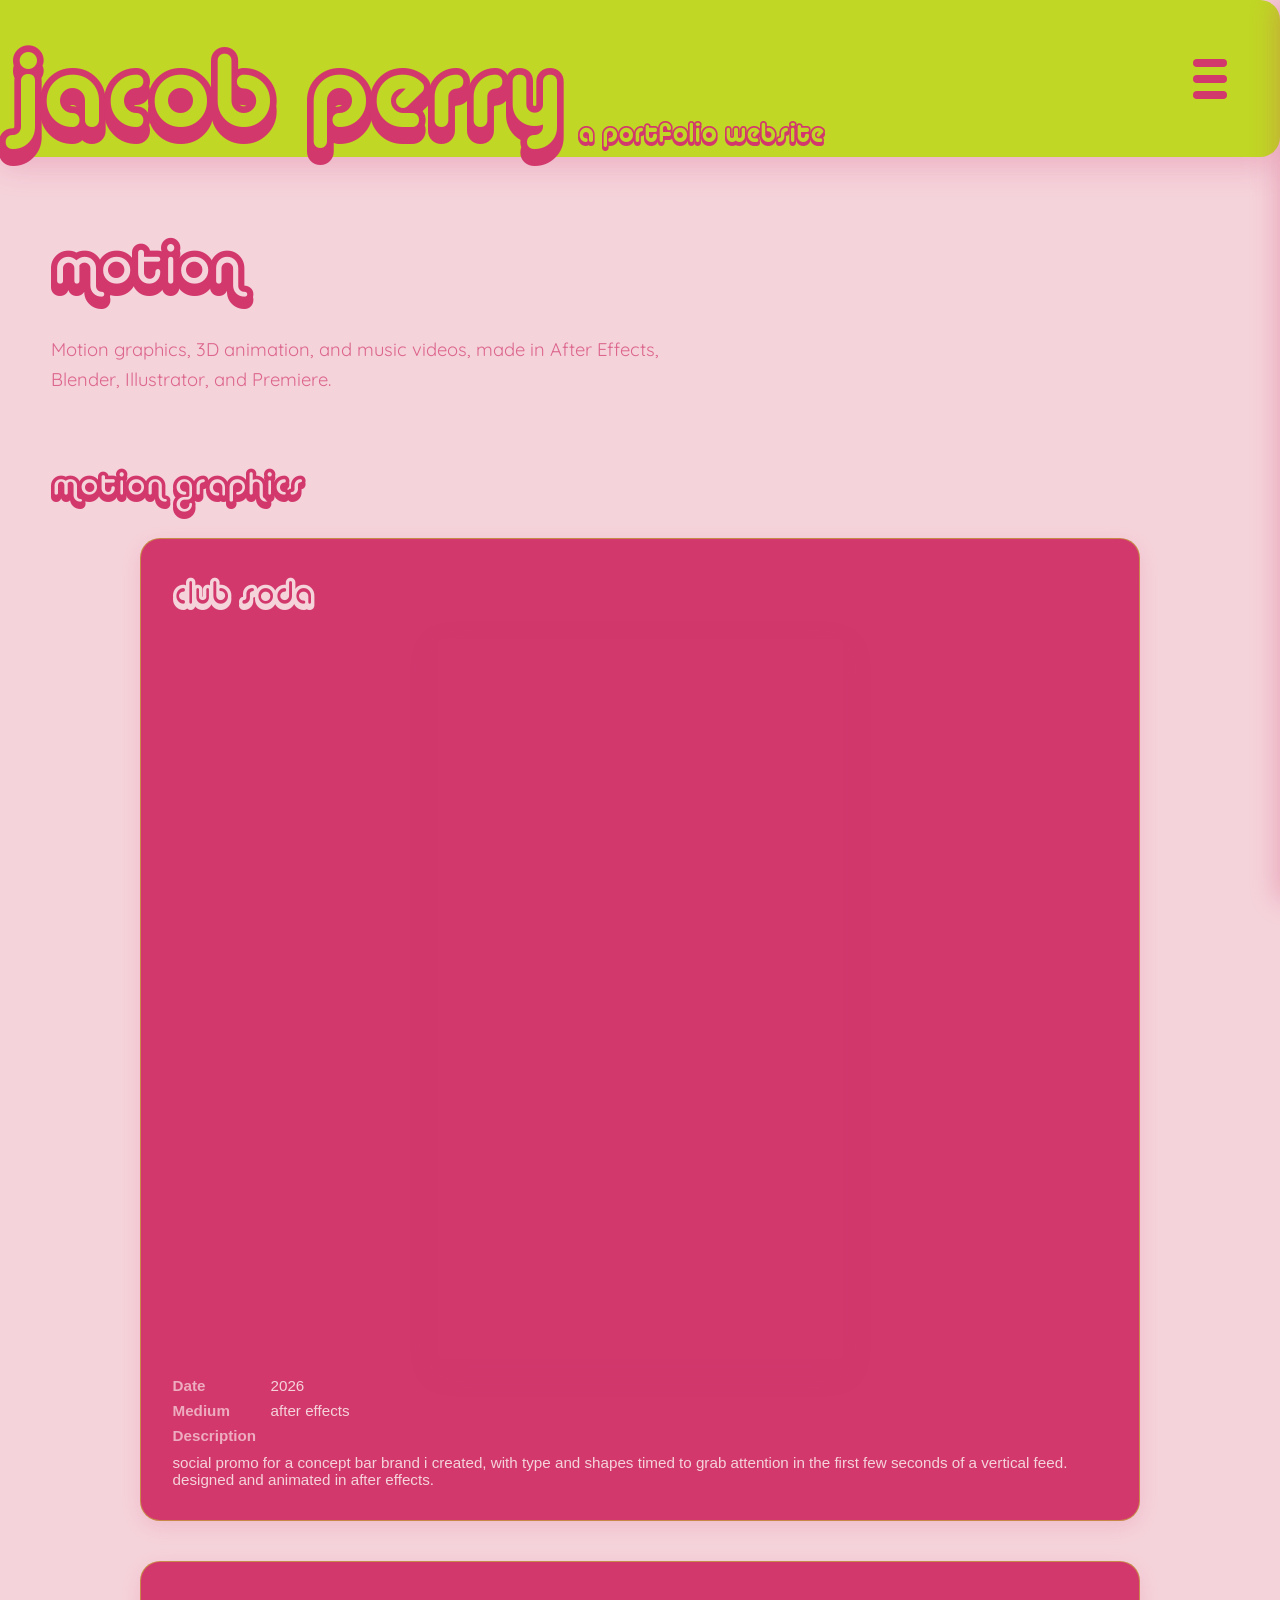
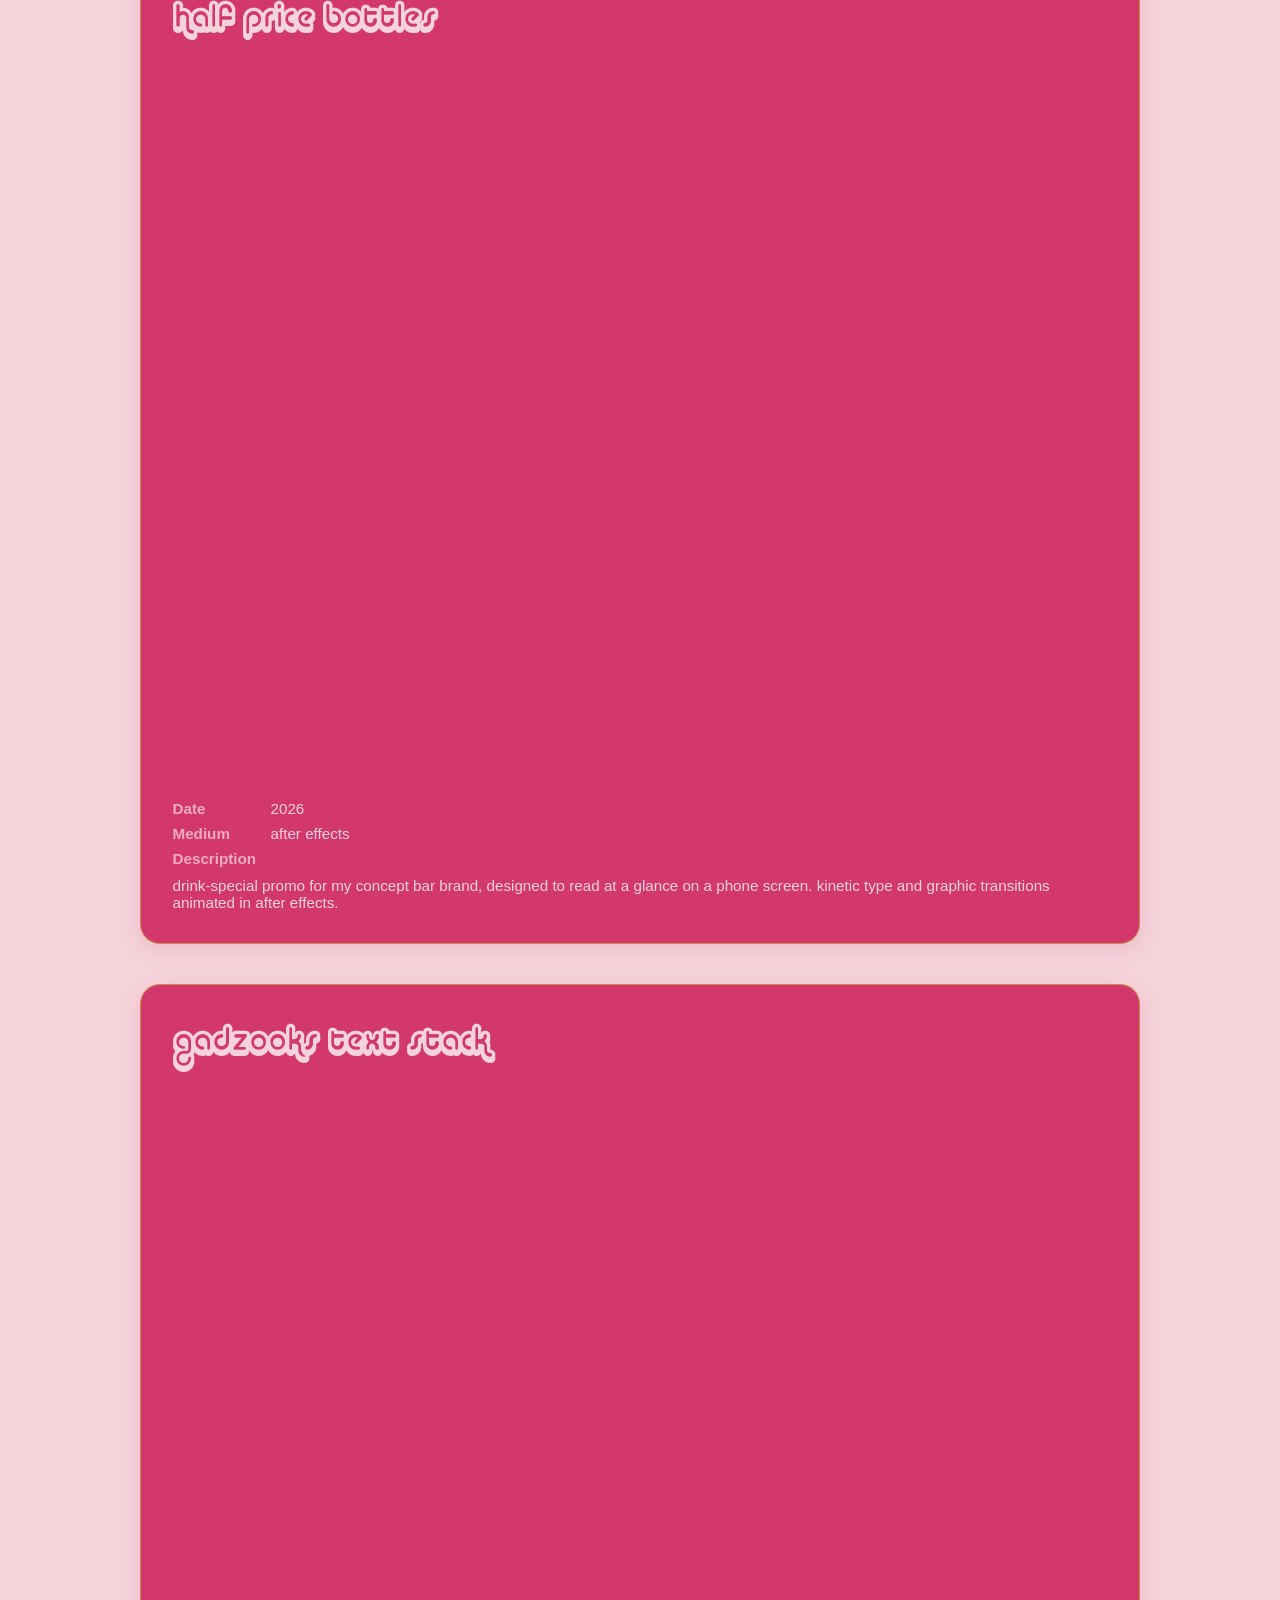
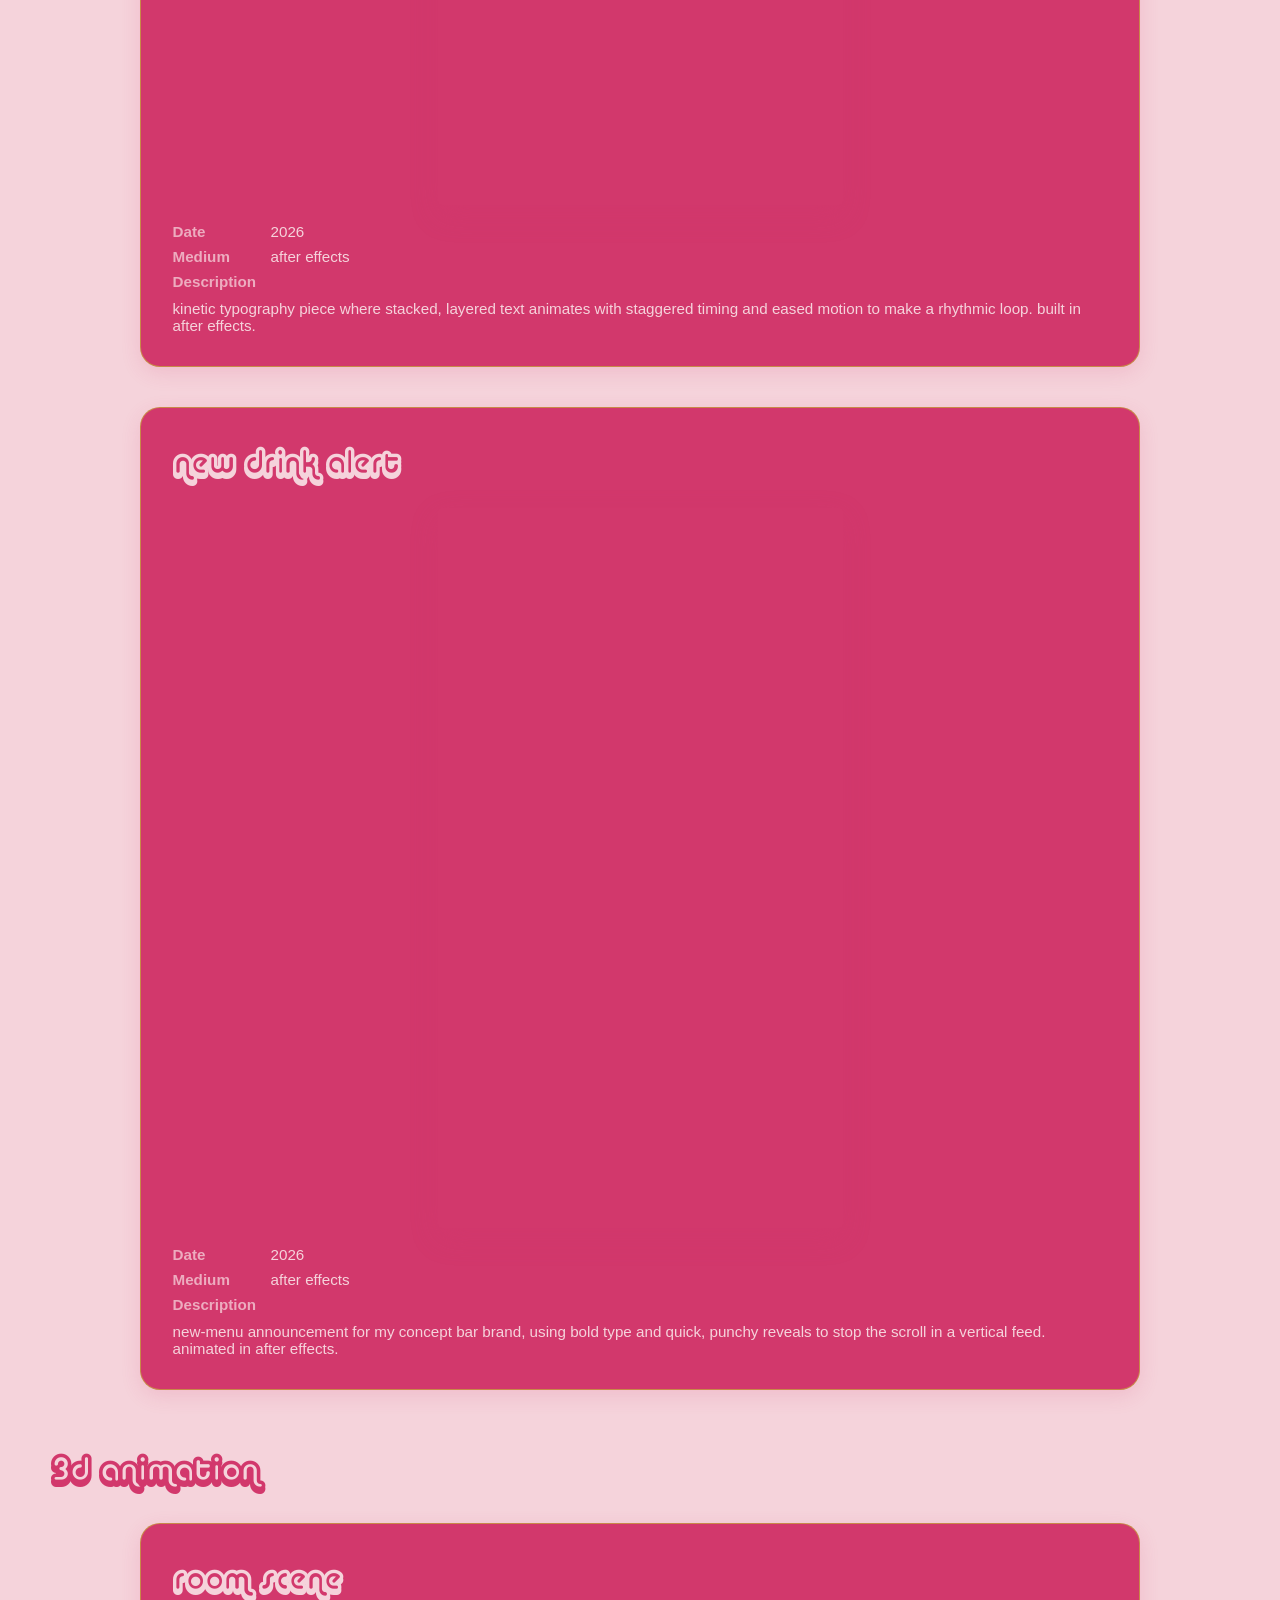
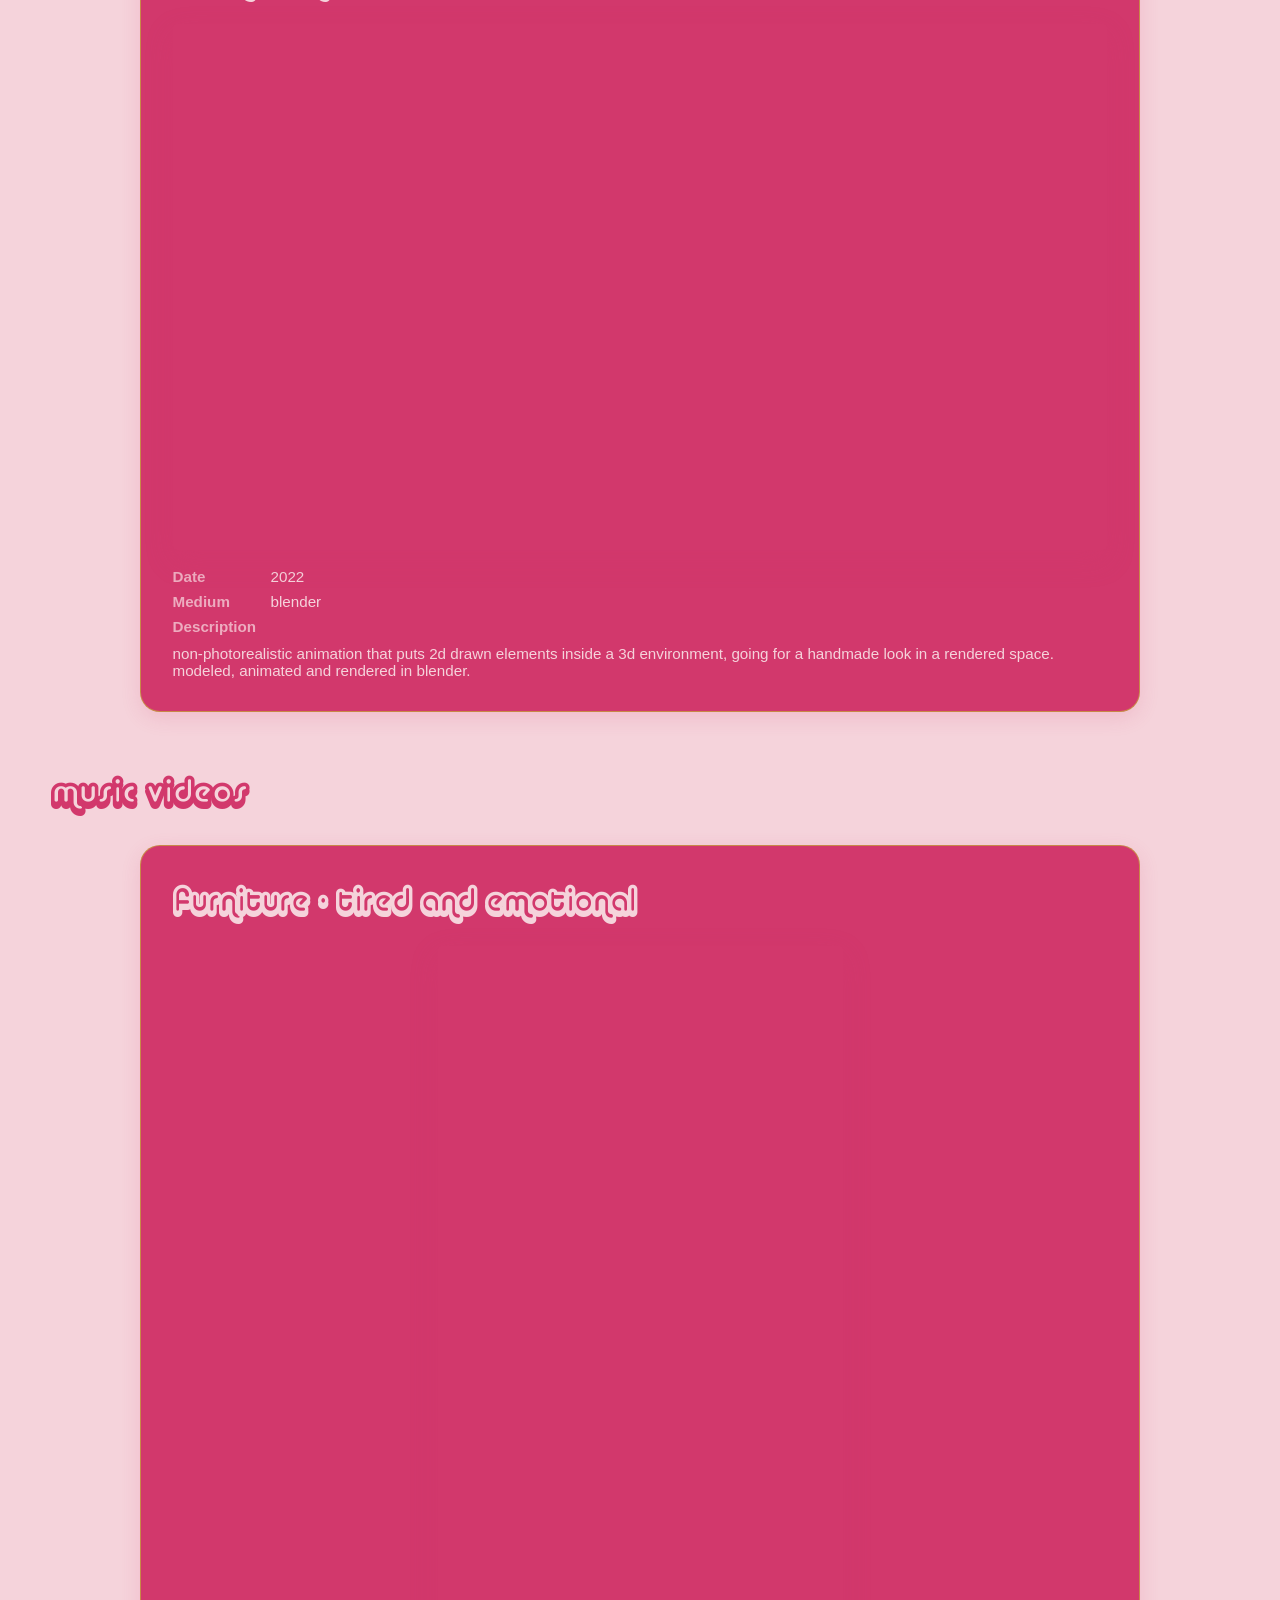
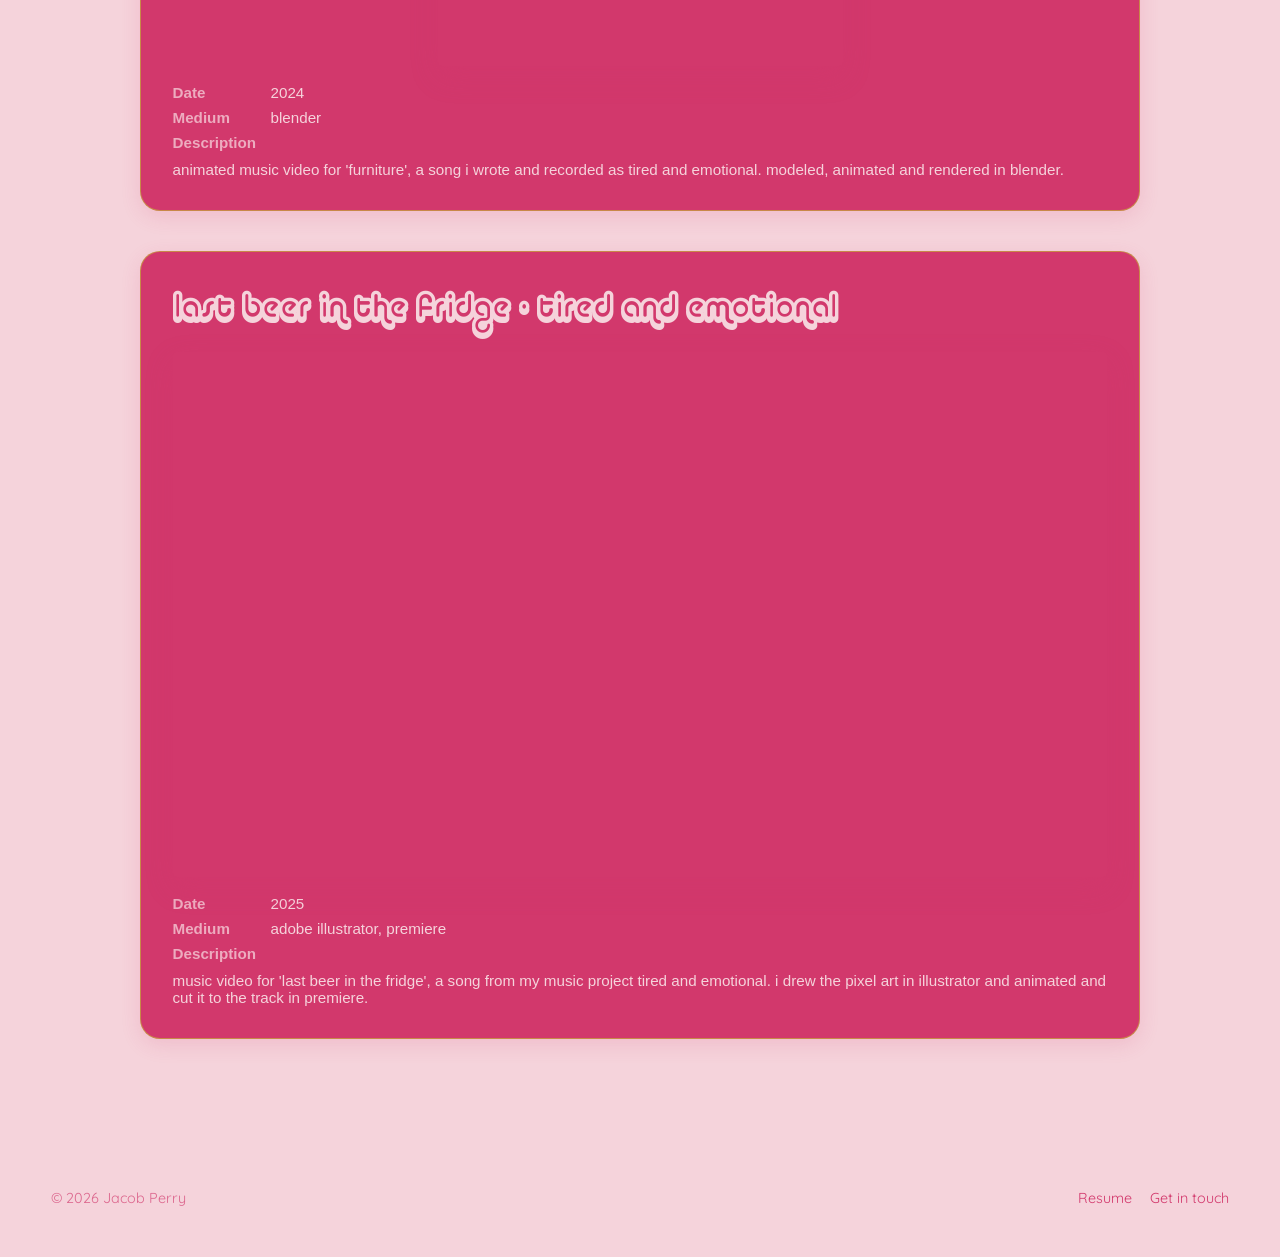
<file: videos.html>
<!DOCTYPE html>
<html lang="en">
<head>
  <meta charset="UTF-8" />
  <meta name="viewport" content="width=device-width, initial-scale=1.0" />
  <title>Motion — Jacob Perry</title>
  <meta name="description" content="Motion and video work by Jacob Perry." />

  <link rel="icon" href="/favicon.ico" sizes="any" />
  <link rel="icon" type="image/png" sizes="32x32" href="/assets/icons/favicon-32.png" />
  <link rel="icon" type="image/png" sizes="16x16" href="/assets/icons/favicon-16.png" />
  <link rel="apple-touch-icon" href="/assets/icons/apple-touch-icon.png" />

  <meta property="og:type" content="website" />
  <meta property="og:url" content="https://jacobperry.net/videos.html" />
  <meta property="og:title" content="Motion — Jacob Perry" />
  <meta property="og:description" content="Motion and video work by Jacob Perry." />
  <meta property="og:image" content="https://jacobperry.net/assets/icons/og-image.png" />
  <meta property="og:image:width" content="1200" />
  <meta property="og:image:height" content="630" />
  <meta name="twitter:card" content="summary_large_image" />
  <meta name="twitter:title" content="Motion — Jacob Perry" />
  <meta name="twitter:description" content="Motion and video work by Jacob Perry." />
  <meta name="twitter:image" content="https://jacobperry.net/assets/icons/og-image.png" />

  <link rel="preconnect" href="https://fonts.googleapis.com" />
  <link rel="preconnect" href="https://fonts.gstatic.com" crossorigin />
  <link href="https://fonts.googleapis.com/css2?family=Bubblegum+Sans&family=Quicksand:wght@400;500;600;700&display=swap" rel="stylesheet" />

  <link rel="stylesheet" href="css/style.css" />
</head>
<body>

  <header class="site-header">
    <a href="index.html" class="brand">
      <span class="brand-name">jacob perry</span>
      <span class="brand-tagline">a portfolio website</span>
    </a>

    <button
      class="menu-toggle"
      id="menuToggle"
      aria-expanded="false"
      aria-controls="siteNav"
      aria-label="Open menu"
    >
      <span class="bar"></span>
      <span class="bar"></span>
      <span class="bar"></span>
    </button>
  </header>

  <div class="nav-overlay" id="navOverlay"></div>

  <nav class="site-nav" id="siteNav" aria-label="Primary">
    <ul>
      <li><a href="videos.html">motion</a></li>
      <li><a href="images.html">design</a></li>
      <li><a href="projects.html">code</a></li>
      <li><a href="about.html">about</a></li>
      <li><a href="contact.html">contact</a></li>
    </ul>
  </nav>

  <main>
    <section class="page-intro">
      <h1>motion</h1>
      <p>
        Motion graphics, 3D animation, and music videos, made in After
        Effects, Blender, Illustrator, and Premiere.
      </p>
    </section>

    <section class="gallery-group" aria-labelledby="group-motion-graphics">
      <h2 id="group-motion-graphics" class="gallery-group-title">motion graphics</h2>
      <div class="gallery" aria-label="motion graphics gallery">
      <article class="gallery-card">
        <h3 class="gallery-card-title">club soda</h3>
        <div class="gallery-card-image video-embed vertical">
          <iframe src="https://www.youtube.com/embed/yGkRza0u8L4" title="club soda" frameborder="0" allow="accelerometer; autoplay; clipboard-write; encrypted-media; gyroscope; picture-in-picture; web-share" allowfullscreen loading="lazy"></iframe>
        </div>
        <dl class="gallery-card-meta">
          <div>
            <dt>Date</dt>
            <dd>2026</dd>
          </div>
          <div>
            <dt>Medium</dt>
            <dd>after effects</dd>
          </div>
          <div class="gallery-card-desc">
            <dt>Description</dt>
            <dd>social promo for a concept bar brand i created, with type and shapes timed to grab attention in the first few seconds of a vertical feed. designed and animated in after effects.</dd>
          </div>
        </dl>
      </article>

      <article class="gallery-card">
        <h3 class="gallery-card-title">half price bottles</h3>
        <div class="gallery-card-image video-embed vertical">
          <iframe src="https://www.youtube.com/embed/HibNm2ifQ_4" title="half price bottles" frameborder="0" allow="accelerometer; autoplay; clipboard-write; encrypted-media; gyroscope; picture-in-picture; web-share" allowfullscreen loading="lazy"></iframe>
        </div>
        <dl class="gallery-card-meta">
          <div>
            <dt>Date</dt>
            <dd>2026</dd>
          </div>
          <div>
            <dt>Medium</dt>
            <dd>after effects</dd>
          </div>
          <div class="gallery-card-desc">
            <dt>Description</dt>
            <dd>drink-special promo for my concept bar brand, designed to read at a glance on a phone screen. kinetic type and graphic transitions animated in after effects.</dd>
          </div>
        </dl>
      </article>

      <article class="gallery-card">
        <h3 class="gallery-card-title">gadzooks text stack</h3>
        <div class="gallery-card-image video-embed vertical">
          <iframe src="https://www.youtube.com/embed/kTqszmvzWps" title="gadzooks text stack" frameborder="0" allow="accelerometer; autoplay; clipboard-write; encrypted-media; gyroscope; picture-in-picture; web-share" allowfullscreen loading="lazy"></iframe>
        </div>
        <dl class="gallery-card-meta">
          <div>
            <dt>Date</dt>
            <dd>2026</dd>
          </div>
          <div>
            <dt>Medium</dt>
            <dd>after effects</dd>
          </div>
          <div class="gallery-card-desc">
            <dt>Description</dt>
            <dd>kinetic typography piece where stacked, layered text animates with staggered timing and eased motion to make a rhythmic loop. built in after effects.</dd>
          </div>
        </dl>
      </article>

      <article class="gallery-card">
        <h3 class="gallery-card-title">new drink alert</h3>
        <div class="gallery-card-image video-embed vertical">
          <iframe src="https://www.youtube.com/embed/4Wg0_Ghur6M" title="new drink alert" frameborder="0" allow="accelerometer; autoplay; clipboard-write; encrypted-media; gyroscope; picture-in-picture; web-share" allowfullscreen loading="lazy"></iframe>
        </div>
        <dl class="gallery-card-meta">
          <div>
            <dt>Date</dt>
            <dd>2026</dd>
          </div>
          <div>
            <dt>Medium</dt>
            <dd>after effects</dd>
          </div>
          <div class="gallery-card-desc">
            <dt>Description</dt>
            <dd>new-menu announcement for my concept bar brand, using bold type and quick, punchy reveals to stop the scroll in a vertical feed. animated in after effects.</dd>
          </div>
        </dl>
      </article>
      </div>
    </section>

    <section class="gallery-group" aria-labelledby="group-3d-animation">
      <h2 id="group-3d-animation" class="gallery-group-title">3d animation</h2>
      <div class="gallery" aria-label="3d animation gallery">
      <article class="gallery-card">
        <h3 class="gallery-card-title">room scene</h3>
        <div class="gallery-card-image video-embed">
          <iframe src="https://www.youtube.com/embed/UqyZwCrOyc4" title="room scene" frameborder="0" allow="accelerometer; autoplay; clipboard-write; encrypted-media; gyroscope; picture-in-picture; web-share" allowfullscreen loading="lazy"></iframe>
        </div>
        <dl class="gallery-card-meta">
          <div>
            <dt>Date</dt>
            <dd>2022</dd>
          </div>
          <div>
            <dt>Medium</dt>
            <dd>blender</dd>
          </div>
          <div class="gallery-card-desc">
            <dt>Description</dt>
            <dd>non-photorealistic animation that puts 2d drawn elements inside a 3d environment, going for a handmade look in a rendered space. modeled, animated and rendered in blender.</dd>
          </div>
        </dl>
      </article>
      </div>
    </section>

    <section class="gallery-group" aria-labelledby="group-music-videos">
      <h2 id="group-music-videos" class="gallery-group-title">music videos</h2>
      <div class="gallery" aria-label="music videos gallery">
      <article class="gallery-card">
        <h3 class="gallery-card-title">furniture - tired and emotional</h3>
        <div class="gallery-card-image video-embed vertical">
          <iframe src="https://www.youtube.com/embed/v5Nz2TpNMfw" title="furniture - tired and emotional" frameborder="0" allow="accelerometer; autoplay; clipboard-write; encrypted-media; gyroscope; picture-in-picture; web-share" allowfullscreen loading="lazy"></iframe>
        </div>
        <dl class="gallery-card-meta">
          <div>
            <dt>Date</dt>
            <dd>2024</dd>
          </div>
          <div>
            <dt>Medium</dt>
            <dd>blender</dd>
          </div>
          <div class="gallery-card-desc">
            <dt>Description</dt>
            <dd>animated music video for 'furniture', a song i wrote and recorded as tired and emotional. modeled, animated and rendered in blender.</dd>
          </div>
        </dl>
      </article>

      <article class="gallery-card">
        <h3 class="gallery-card-title">last beer in the fridge - tired and emotional</h3>
        <div class="gallery-card-image video-embed">
          <iframe src="https://www.youtube.com/embed/B9m-g7hCH3c" title="last beer in the fridge - tired and emotional" frameborder="0" allow="accelerometer; autoplay; clipboard-write; encrypted-media; gyroscope; picture-in-picture; web-share" allowfullscreen loading="lazy"></iframe>
        </div>
        <dl class="gallery-card-meta">
          <div>
            <dt>Date</dt>
            <dd>2025</dd>
          </div>
          <div>
            <dt>Medium</dt>
            <dd>adobe illustrator, premiere</dd>
          </div>
          <div class="gallery-card-desc">
            <dt>Description</dt>
            <dd>music video for 'last beer in the fridge', a song from my music project tired and emotional. i drew the pixel art in illustrator and animated and cut it to the track in premiere.</dd>
          </div>
        </dl>
      </article>
      </div>
    </section>
  </main>

  <footer class="site-footer">
    <span>&copy; <span id="year"></span> Jacob Perry</span>
    <span class="site-footer-links">
      <a href="about.html#resume">Resume</a>
      <a href="contact.html">Get in touch</a>
    </span>
  </footer>

  <script src="js/main.js"></script>
</body>
</html>
</file>
<file: css/style.css>
/* ==========================================================================
   Jacob Perry — Portfolio
   Design tokens: orange + pink + Alba Super/Quicksand carried over from the
   original Figma file. Everything else (surfaces, shadows, spacing, the old
   green fill) reworked for a calmer, modern art-portfolio/professional feel.
   ========================================================================== */

@font-face {
  font-family: "Alba Super";
  src: url("../assets/fonts/ALBAS___.TTF") format("truetype");
  font-weight: normal;
  font-style: normal;
  font-display: swap;
}

:root {
  /* Color — exactly three colors, no neutrals: chartreuse, magenta, and
     pink. No black, no white, no gray anywhere in this file.

     Because none of the three works as both a bold fill AND legible text
     (chartreuse is too light for text, and text needs a background it can
     actually be read against), the three play fixed, non-interchangeable
     roles instead of one flat swap-in for "orange"/"green"/"pink":

       chartreuse — bold fields: the header bar, buttons, active states,
                    borders/underlines. Never used as small text.
       magenta    — the only text color in the system ("ink"). Reads
                    acceptably against pink and chartreuse alike, which
                    nothing else here does.
       pink       — the soft field: page background, card surfaces, and
                    the one thing that reads on top of a magenta fill
                    (card titles/meta inside the magenta gallery cards).

     --color-orange/--color-pink/--color-green are kept as aliases so the
     hundreds of existing var() references below don't all need renaming —
     see the comments on each for which swatch it now points to. */
  --swatch-chartreuse: #c0d725;
  --swatch-magenta: #d2386c;
  --swatch-pink: #f5d3db;

  --color-orange: var(--swatch-chartreuse); /* bold fields: header, buttons, active states */
  --color-pink: var(--swatch-pink);          /* soft field: page bg, surfaces, tints */
  --color-green: var(--swatch-magenta);      /* bold field #2: gallery/hero cards */
  --color-ink: var(--swatch-magenta);        /* text, on pink/chartreuse fields */
  --color-ink-soft: rgba(210, 56, 108, 0.7); /* muted text, same contexts */

  /* Text color for the few spots that sit ON a magenta card (gallery-card
     title/meta) — magenta-on-magenta would be invisible, so those use pink
     instead. See the overrides scoped under .gallery-card below. */
  --color-ink-on-dark: var(--swatch-pink);
  --color-ink-on-dark-soft: rgba(245, 211, 219, 0.75);

  --color-paper: var(--swatch-pink);   /* page background */
  --color-surface: color-mix(in srgb, var(--swatch-chartreuse) 12%, var(--swatch-pink) 88%); /* product-card bg, distinct from page bg */
  --color-tint: color-mix(in srgb, var(--swatch-magenta) 12%, var(--swatch-pink) 88%);        /* soft wash — callouts, pills */
  --color-tint-green: color-mix(in srgb, var(--swatch-chartreuse) 26%, var(--swatch-pink) 74%); /* success-state wash */
  --color-border: rgba(210, 56, 108, 0.22);
  --color-border-green: rgba(192, 215, 37, 0.5);

  /* kept for anything still reading --color-white (form fields, footer text) */
  --color-white: var(--color-surface);

  /* Shadow — same soft diffuse elevation, recolored from ink-black to magenta */
  --shadow-header: 0 10px 30px rgba(210, 56, 108, 0.22);
  --shadow-card: 0 6px 20px rgba(210, 56, 108, 0.14);
  --shadow-slide: 0 10px 28px rgba(210, 56, 108, 0.22);

  /* Radius */
  --radius-card: 20px;
  --radius-control: 12px;

  /* Type — unchanged: Alba Super display, Quicksand body */
  --font-display: "Alba Super", "Bubblegum Sans", cursive;
  --font-body: "Quicksand", sans-serif;

  /* Layout */
  --header-height: 157px;
  --content-max: 1440px;
  --content-pad: clamp(20px, 4vw, 180px);
  --section-gap: clamp(56px, 8vw, 120px);

  /* Motion — Kowalski-style strong easing curves, not the weak CSS defaults */
  --ease-out: cubic-bezier(0.23, 1, 0.32, 1);
  --ease-in-out: cubic-bezier(0.77, 0, 0.175, 1);
  --ease-drawer: cubic-bezier(0.32, 0.72, 0, 1);
}

* {
  box-sizing: border-box;
}

html {
  scroll-behavior: smooth;
  overflow-x: hidden;
}

@media (prefers-reduced-motion: reduce) {
  html {
    scroll-behavior: auto;
  }
  *,
  *::before,
  *::after {
    animation-duration: 0.001ms !important;
    animation-iteration-count: 1 !important;
    transition-duration: 0.001ms !important;
  }
}

body {
  margin: 0;
  font-family: var(--font-body);
  color: var(--color-ink);
  background: var(--color-paper);
  -webkit-font-smoothing: antialiased;
}

a {
  color: inherit;
}

button {
  font-family: inherit;
}

img {
  max-width: 100%;
  display: block;
}

/* Visible focus ring everywhere — quality floor, not optional */
:focus-visible {
  outline: 3px solid var(--color-orange);
  outline-offset: 3px;
}

.visually-hidden {
  position: absolute;
  width: 1px;
  height: 1px;
  padding: 0;
  margin: -1px;
  overflow: hidden;
  clip: rect(0, 0, 0, 0);
  white-space: nowrap;
  border: 0;
}

/* ==========================================================================
   Header
   ========================================================================== */

.site-header {
  position: relative;
  background: var(--color-orange);
  border-radius: 0 var(--radius-card) var(--radius-card) 0;
  box-shadow: var(--shadow-header);
  max-width: calc(var(--content-max) - 2 * var(--content-pad));
  margin: 0 auto;
  padding: 0 clamp(16px, 3vw, 40px);
  display: flex;
  align-items: center;
  justify-content: space-between;
  min-height: var(--header-height);
  overflow: visible;
  z-index: 100;
}

.brand {
  display: flex;
  flex-direction: row;
  align-items: baseline;
  gap: 1.1em;
  text-decoration: none;
  line-height: 0.85;
  transform: translateX(12px);
}

.brand-name {
  font-family: var(--font-display);
  text-transform: lowercase;
  font-size: clamp(2.6rem, 8vw, 6.6rem);
  color: var(--color-ink); /* sits on the chartreuse header bar */
  margin: 0 0 0 -35px;
  letter-spacing: 0.01em;
  transform: translateY(clamp(10px, 1.8vw, 24px));
}

.brand-tagline {
  font-family: var(--font-display);
  text-transform: lowercase;
  font-size: clamp(1rem, 2vw, 1.6rem);
  color: var(--color-ink); /* sits on the chartreuse header bar */
  margin: 0;
  transform: translateY(clamp(24px, 3vw, 40px));
}

/* Hamburger button */
.menu-toggle {
  position: relative;
  width: 64px;
  height: 56px;
  background: transparent;
  border: none;
  border-radius: var(--radius-control);
  cursor: pointer;
  display: flex;
  flex-direction: column;
  align-items: center;
  justify-content: center;
  gap: 8px;
  flex-shrink: 0;
  margin-left: auto;
  transition: background-color 0.2s ease;
}

.menu-toggle:hover,
.menu-toggle:focus-visible {
  background: rgba(210, 56, 108, 0.15);
}

.menu-toggle .bar {
  width: 34px;
  height: 8px;
  background: var(--color-ink); /* sits on the chartreuse header bar */
  border-radius: 30px;
  transition: transform 0.28s ease, opacity 0.2s ease;
}

.menu-toggle[aria-expanded="true"] .bar:nth-child(1) {
  transform: translateY(16px) rotate(45deg);
}
.menu-toggle[aria-expanded="true"] .bar:nth-child(2) {
  opacity: 0;
}
.menu-toggle[aria-expanded="true"] .bar:nth-child(3) {
  transform: translateY(-16px) rotate(-45deg);
}

/* ==========================================================================
   Nav drawer
   ========================================================================== */

.nav-overlay {
  position: fixed;
  inset: 0;
  background: rgba(210, 56, 108, 0.4);
  opacity: 0;
  pointer-events: none;
  transition: opacity 0.25s ease;
  z-index: 105;
}

.nav-overlay.is-open {
  opacity: 1;
  pointer-events: auto;
}

.site-nav {
  position: fixed;
  top: 0;
  right: 0;
  height: 100%;
  width: min(360px, 86vw);
  background: var(--color-surface);
  box-shadow: -4px 0 24px rgba(210, 56, 108, 0.28);
  transform: translateX(100%);
  transition: transform 400ms var(--ease-drawer);
  z-index: 110;
  padding: calc(var(--header-height) - 40px) 40px 40px;
}

.site-nav.is-open {
  transform: translateX(0);
}

.site-nav ul {
  list-style: none;
  margin: 0;
  padding: 0;
  display: flex;
  flex-direction: column;
  gap: 8px;
}

.site-nav a {
  display: block;
  font-family: var(--font-display);
  text-transform: lowercase;
  font-size: 2rem;
  color: var(--color-ink);
  text-decoration: none;
  text-underline-offset: 6px;
  opacity: 0;
  transform: translateY(8px);
  transition: opacity 250ms var(--ease-out), transform 250ms var(--ease-out), color 150ms ease;
}

/* Drawer is occasional (opened a handful of times per visit), so a short
   stagger on the links as it opens is in-budget delight, not noise. Only
   plays while the drawer is actually open — closed state stays instant. */
.site-nav.is-open li:nth-child(1) a { transition-delay: 60ms; }
.site-nav.is-open li:nth-child(2) a { transition-delay: 100ms; }
.site-nav.is-open li:nth-child(3) a { transition-delay: 140ms; }
.site-nav.is-open li:nth-child(4) a { transition-delay: 180ms; }
.site-nav.is-open li:nth-child(5) a { transition-delay: 220ms; }

.site-nav.is-open a {
  opacity: 1;
  transform: translateY(0);
}

.site-nav a:hover,
.site-nav a:focus-visible,
.site-nav a[aria-current="page"] {
  /* Same ink color (nothing else reads on this surface) — underline
     carries the state change instead of a color swap. */
  text-decoration: underline;
  text-decoration-color: var(--color-orange);
  text-decoration-thickness: 3px;
}

/* ==========================================================================
   Hero / content card
   ========================================================================== */

.home-intro {
  max-width: var(--content-max);
  margin: 0 auto;
  padding: var(--section-gap) var(--content-pad) 32px;
}

.home-intro-kicker,
.featured-project-label {
  margin: 0 0 10px;
  color: var(--color-ink);
  font-family: var(--font-body);
  font-size: 0.8rem;
  font-weight: 700;
  letter-spacing: 0.06em;
  text-transform: uppercase;
}

.home-intro h1 {
  max-width: 760px;
  margin: 0;
  color: var(--color-ink);
  font-family: var(--font-display);
  font-size: clamp(2rem, 5vw, 4.2rem);
  line-height: 1.05;
}

.home-intro > p:not(.home-intro-kicker) {
  max-width: 650px;
  margin: 18px 0 20px;
  color: var(--color-ink-soft);
  font-size: clamp(1rem, 1.6vw, 1.2rem);
  line-height: 1.6;
}

.home-intro-link,
.featured-project-copy a {
  color: var(--color-ink);
  font-weight: 700;
  text-underline-offset: 4px;
  transition: opacity 150ms ease;
}

@media (hover: hover) and (pointer: fine) {
  .home-intro-link:hover,
  .featured-project-copy a:hover {
    opacity: 0.7;
  }
}

.featured-project {
  max-width: var(--content-max);
  margin: 0 auto;
  padding: 32px var(--content-pad) var(--section-gap);
  display: grid;
  grid-template-columns: minmax(0, 1.3fr) minmax(260px, 0.7fr);
  gap: clamp(24px, 5vw, 72px);
  align-items: center;
}

/* Used for the homepage's "Visual work" block so it carries the same
   weight as the featured product case study — same card size, same
   type scale, same spacing. Reversed column order (copy first, image
   second) so the two blocks read as a pair, not a repeat. */
.featured-project.reverse {
  grid-template-columns: minmax(260px, 0.7fr) minmax(0, 1.3fr);
}

.featured-project-image {
  display: block;
  overflow: hidden;
  border-radius: var(--radius-card);
  box-shadow: var(--shadow-card);
  background: var(--color-surface);
  border: 1px solid var(--color-border);
  transition: transform 200ms var(--ease-out), box-shadow 200ms var(--ease-out);
}

.featured-project-image img {
  display: block;
  width: 100%;
  height: auto;
}

/* The screenshot links to the case study now (it used to just be decorative
   next to the "Read the case study" text link) — feedback: it should feel
   pressable like the rest of the featured-project block. */
@media (hover: hover) and (pointer: fine) {
  .featured-project-image:hover {
    transform: translateY(-4px);
    box-shadow: 0 16px 34px rgba(210, 56, 108, 0.22);
  }
}

.featured-project-image:focus-visible {
  transform: translateY(-4px);
}

.featured-project-image:active {
  transform: translateY(-1px) scale(0.99);
}

.featured-project-copy h2 {
  margin: 0;
  color: var(--color-ink);
  font-family: var(--font-display);
  font-size: clamp(1.6rem, 3vw, 2.5rem);
  line-height: 1.1;
}

.featured-project-copy > p:not(.featured-project-label) {
  margin: 16px 0 22px;
  color: var(--color-ink-soft);
  font-size: 1.05rem;
  line-height: 1.6;
}

.hero-card {
  position: relative;
  background: var(--color-green);
  border: 1px solid var(--color-border-green);
  border-radius: var(--radius-card);
  box-shadow: var(--shadow-card);
  padding: clamp(16px, 3vw, 40px);
  overflow: hidden;
  /* 15% smaller than its grid column, centered within it */
  max-width: 85%;
  margin-left: auto;
  margin-right: auto;
}

/* Slider */
.slider {
  position: relative;
  width: 100%;
  aspect-ratio: 4 / 2.7;
  border-radius: 8px;
  overflow: hidden;
}

.slider-track {
  display: flex;
  height: 100%;
  transition: transform 650ms var(--ease-in-out);
}

.slide {
  flex: 0 0 100%;
  height: 100%;
  display: flex;
  align-items: center;
  justify-content: center;
}

.slide img {
  width: 100%;
  height: 100%;
  object-fit: cover;
  box-shadow: var(--shadow-slide);
  border-radius: 4px;
}

.slider-controls {
  position: absolute;
  inset: 0;
  display: flex;
  align-items: center;
  justify-content: space-between;
  padding: 0 12px;
  pointer-events: none;
}

.slider-arrow {
  pointer-events: auto;
  width: 44px;
  height: 44px;
  border-radius: 50%;
  border: none;
  background: rgba(245, 211, 219, 0.92);
  color: var(--color-ink);
  font-size: 1.4rem;
  cursor: pointer;
  display: flex;
  align-items: center;
  justify-content: center;
  box-shadow: 0 2px 8px rgba(210, 56, 108, 0.25);
  transition: transform 160ms var(--ease-out), background-color 150ms ease;
}

@media (hover: hover) and (pointer: fine) {
  .slider-arrow:hover {
    background: var(--color-surface);
    transform: scale(1.08);
  }
}

.slider-arrow:focus-visible {
  background: var(--color-surface);
  transform: scale(1.08);
}

.slider-arrow:active {
  transform: scale(0.95);
}

.slider-dots {
  display: flex;
  justify-content: center;
  gap: 10px;
  margin-top: 18px;
}

.slider-dots button {
  width: 12px;
  height: 12px;
  border-radius: 50%;
  border: 2px solid var(--color-orange);
  background: transparent;
  cursor: pointer;
  padding: 0;
  transition: background-color 0.2s ease;
}

.slider-dots button[aria-current="true"] {
  background: var(--color-orange);
}

/* ==========================================================================
   Gallery (Images page)
   ========================================================================== */

.gallery {
  max-width: var(--content-max);
  margin: 0 auto;
  padding: 20px var(--content-pad) 120px;
  display: grid;
  grid-template-columns: 1fr;
  gap: 40px;
}

/* Topical subsections within a gallery page (e.g. Images split by project).
   Each group is its own <section> with a heading; the .gallery grid inside
   keeps its column/card rules, we just retune the vertical rhythm so
   groups read as chapters rather than one long unbroken list. */
.gallery-group-title {
  max-width: var(--content-max);
  margin: 0 auto;
  padding: 48px var(--content-pad) 0;
  font-family: var(--font-display);
  text-transform: lowercase;
  color: var(--color-ink);
  font-size: clamp(1.6rem, 3.2vw, 2.1rem);
}

.gallery-group:first-child .gallery-group-title {
  padding-top: 20px;
}

.gallery-group .gallery {
  padding-top: 24px;
  padding-bottom: 8px;
}

.gallery-group:last-child .gallery {
  padding-bottom: 120px;
}

.gallery-card {
  background: var(--color-green);
  border: 1px solid var(--color-border-green);
  border-radius: var(--radius-card);
  box-shadow: var(--shadow-card);
  padding: clamp(16px, 3vw, 32px);
  display: flex;
  flex-direction: column;
  gap: 18px;

  /* 15% smaller than the gallery grid's column, centered within it */
  max-width: 85%;
  margin-left: auto;
  margin-right: auto;
  width: 85%;

  /* Scroll-reveal: see .reveal-item below (shared with project/resume cards) */
  opacity: 0;
  transform: translateY(14px);
  transition: opacity 320ms var(--ease-out), transform 320ms var(--ease-out);
}

.gallery-card.is-visible {
  opacity: 1;
  transform: translateY(0);
}

.gallery-card-title {
  font-family: var(--font-display);
  text-transform: lowercase;
  color: var(--color-ink-on-dark); /* sits on the card's magenta fill */
  font-size: clamp(1.4rem, 3vw, 2rem);
  margin: 0;
}

.gallery-card-image {
  border-radius: 8px;
  overflow: hidden;
}

.gallery-card-image img {
  width: 100%;
  height: auto;
  aspect-ratio: 4 / 2.7;
  object-fit: cover;
  box-shadow: var(--shadow-slide);
  border-radius: 4px;
  display: block;
}

.gallery-card-image video {
  width: 100%;
  height: auto;
  max-height: 720px;
  box-shadow: var(--shadow-slide);
  border-radius: 4px;
  display: block;
}

/* A single image that isn't landscape 4:3 — a poster, a portrait crop.
   No aspect-ratio/object-fit fight (see .gallery-card-image img above):
   let it size naturally and just cap its width so it doesn't tower. */
.gallery-card-image.portrait img {
  aspect-ratio: auto;
  object-fit: contain;
  max-width: 640px;
  margin: 0 auto;
}

.gallery-card-image img,
.gallery-card-image.portrait img {
  cursor: zoom-in;
}

/* A gallery entry that's a small series (e.g. a set of event photos) —
   shown as a carousel, reusing the homepage hero slider's visual language
   (.slider/.slider-track/.slide/.slider-arrow/.slider-dots) with a 3:2
   aspect ratio to match these photos instead of the hero's 4:3. */
.gallery-card-carousel .slider {
  aspect-ratio: 3 / 1.8;
}

.gallery-card-carousel .slide img {
  cursor: zoom-in;
}

.video-embed {
  position: relative;
  width: 100%;
  aspect-ratio: 16 / 9;
  box-shadow: var(--shadow-slide);
  border-radius: 4px;
}

.video-embed.vertical {
  aspect-ratio: 9 / 16;
  max-width: 405px;
  margin: 0 auto;
}

.video-embed iframe {
  position: absolute;
  inset: 0;
  width: 100%;
  height: 100%;
  border: 0;
  border-radius: 4px;
  display: block;
}

.gallery-card-meta {
  margin: 0;
  display: flex;
  flex-direction: column;
  gap: 8px;
}

.gallery-card-meta > div {
  display: flex;
  gap: 8px;
  font-size: 0.95rem;
}

.gallery-card-meta dt {
  font-family: "Helvetica Neue", Helvetica, Arial, sans-serif;
  font-weight: 700;
  color: var(--color-ink-on-dark-soft); /* sits on the card's magenta fill */
  min-width: 90px;
  flex-shrink: 0;
}

.gallery-card-meta dd {
  font-family: "Helvetica Neue", Helvetica, Arial, sans-serif;
  margin: 0;
  color: var(--color-ink-on-dark); /* sits on the card's magenta fill */
}

.gallery-card-desc {
  flex-direction: column !important;
}

.gallery-card-desc dt {
  margin-bottom: 2px;
}

/* ==========================================================================
   Lightbox — click any gallery image to view it full size
   ========================================================================== */

body.no-scroll {
  overflow: hidden;
}

.lightbox {
  position: fixed;
  inset: 0;
  z-index: 100;
  display: flex;
  align-items: center;
  justify-content: center;
  padding: 24px;
  background: rgba(210, 56, 108, 0.92);
  opacity: 0;
  pointer-events: none;
  transition: opacity 220ms var(--ease-out);
}

.lightbox.is-open {
  opacity: 1;
  pointer-events: auto;
}

.lightbox-image {
  max-width: min(1100px, 92vw);
  max-height: 88vh;
  width: auto;
  height: auto;
  object-fit: contain;
  border-radius: 8px;
  box-shadow: var(--shadow-slide);
  transform: scale(0.97);
  transition: transform 220ms var(--ease-out);
}

.lightbox.is-open .lightbox-image {
  transform: scale(1);
}

.lightbox-close {
  position: absolute;
  top: 20px;
  right: 20px;
  width: 44px;
  height: 44px;
  border-radius: 50%;
  border: none;
  background: rgba(245, 211, 219, 0.95);
  color: var(--color-ink);
  font-size: 1.6rem;
  line-height: 1;
  cursor: pointer;
  display: flex;
  align-items: center;
  justify-content: center;
  box-shadow: 0 2px 8px rgba(210, 56, 108, 0.3);
  transition: transform 160ms var(--ease-out), background-color 150ms ease;
}

@media (hover: hover) and (pointer: fine) {
  .lightbox-close:hover {
    background: var(--color-surface);
    transform: scale(1.08);
  }
}

.lightbox-close:focus-visible {
  background: var(--color-surface);
  transform: scale(1.08);
}

.lightbox-close:active {
  transform: scale(0.95);
}

@media (prefers-reduced-motion: reduce) {
  .lightbox,
  .lightbox-image,
  .lightbox-close {
    transition: none;
  }
}

/* ==========================================================================
   Projects
   ========================================================================== */

.projects {
  max-width: var(--content-max);
  margin: 0 auto;
  padding: 20px var(--content-pad) 120px;
  display: flex;
  flex-direction: column;
  gap: 40px;
}

.project-card {
  background: var(--color-surface);
  border: 1px solid var(--color-border);
  border-radius: var(--radius-card);
  box-shadow: var(--shadow-card);
  padding: clamp(16px, 3vw, 32px);
  display: flex;
  flex-direction: column;
  gap: 20px;

  /* Scroll-reveal on the card shell only — never on the prose inside it.
     These are dense case studies people read; the paragraphs stay put. */
  opacity: 0;
  transform: translateY(14px);
  transition: opacity 320ms var(--ease-out), transform 320ms var(--ease-out);
}

.project-card.is-visible {
  opacity: 1;
  transform: translateY(0);
}

.project-card-title {
  font-family: var(--font-display);
  text-transform: lowercase;
  color: var(--color-ink);
  font-size: clamp(1.6rem, 3.4vw, 2.4rem);
  margin: 0;
}

.project-card-subtitle {
  margin: -12px 0 0;
  font-size: 1.05rem;
  font-style: italic;
  color: var(--color-ink-soft);
}

.project-card-meta {
  margin: 0;
  display: flex;
  flex-wrap: wrap;
  gap: 8px 28px;
}

.project-card-meta > div {
  display: flex;
  gap: 8px;
  font-size: 0.95rem;
}

.project-card-meta dt {
  font-family: "Helvetica Neue", Helvetica, Arial, sans-serif;
  font-weight: 700;
  color: var(--color-ink-soft);
}

.project-card-meta dd {
  font-family: "Helvetica Neue", Helvetica, Arial, sans-serif;
  margin: 0;
  color: var(--color-ink);
}

.project-card-summary {
  background: var(--color-tint);
  border: 1px solid rgba(192, 215, 37, 0.5);
  border-radius: var(--radius-control);
  padding: clamp(14px, 2.5vw, 24px);
  display: flex;
  flex-direction: column;
  gap: 12px;
}

.project-card-summary-label {
  margin: 0;
  font-family: "Helvetica Neue", Helvetica, Arial, sans-serif;
  font-weight: 700;
  font-size: 0.8rem;
  letter-spacing: 0.06em;
  text-transform: uppercase;
  color: var(--color-ink);
}

.project-card-summary p:not(.project-card-summary-label) {
  margin: 0;
  font-size: 1rem;
  line-height: 1.6;
  color: var(--color-ink-soft);
}

.project-section {
  display: flex;
  flex-direction: column;
  gap: 12px;
}

.project-section-title {
  font-family: var(--font-display);
  text-transform: lowercase;
  color: var(--color-ink);
  font-size: clamp(1.2rem, 2.4vw, 1.5rem);
  margin: 0;
}

.project-section-body {
  display: flex;
  flex-direction: column;
  gap: 14px;
}

.project-section-body p {
  margin: 0;
  font-size: 1.05rem;
  line-height: 1.6;
  color: var(--color-ink-soft);
}

.project-section-closing p {
  font-style: italic;
}

.project-row {
  display: flex;
  align-items: center;
  gap: clamp(20px, 4vw, 48px);
}

.project-row.reverse {
  flex-direction: row-reverse;
}

.project-row-text,
.project-row-image {
  flex: 1 1 0;
  min-width: 0;
}

.project-row-text {
  display: flex;
  flex-direction: column;
  gap: 14px;
}

.project-row-text p {
  margin: 0;
  font-size: 1.05rem;
  line-height: 1.6;
  color: var(--color-ink-soft);
}

.project-row-image {
  border-radius: 8px;
  overflow: hidden;
}

.project-row-image img {
  width: 100%;
  height: auto;
  display: block;
  box-shadow: var(--shadow-slide);
  border-radius: 4px;
}

.project-shots {
  display: grid;
  grid-template-columns: repeat(auto-fit, minmax(180px, 1fr));
  gap: 16px;
}

.project-shots img {
  width: 100%;
  height: auto;
  display: block;
  border-radius: 8px;
  box-shadow: var(--shadow-slide);
}

/* ==========================================================================
   Resume (About page)
   ========================================================================== */

.resume {
  max-width: var(--content-max);
  margin: 0 auto;
  padding: 20px var(--content-pad) 120px;
  display: flex;
  flex-direction: column;
  gap: 56px;
}

.resume-block h2 {
  font-family: var(--font-display);
  text-transform: lowercase;
  color: var(--color-ink);
  font-size: clamp(1.4rem, 3vw, 1.9rem);
  margin: 0 0 20px;
}

.tag-list {
  list-style: none;
  margin: 0;
  padding: 0;
  display: flex;
  flex-wrap: wrap;
  gap: 10px;
}

.tag-list li {
  background: var(--color-tint);
  color: var(--color-ink);
  border: 1px solid rgba(192, 215, 37, 0.45);
  border-radius: 999px;
  padding: 8px 18px;
  font-size: 0.9rem;
  font-weight: 600;
}

.resume-block > .resume-card + .resume-card {
  margin-top: 24px;
}

.resume-card {
  background: var(--color-surface);
  border: 1px solid var(--color-border);
  border-radius: var(--radius-card);
  box-shadow: var(--shadow-card);
  padding: clamp(16px, 3vw, 32px);

  opacity: 0;
  transform: translateY(14px);
  transition: opacity 320ms var(--ease-out), transform 320ms var(--ease-out);
}

.resume-card.is-visible {
  opacity: 1;
  transform: translateY(0);
}

.resume-card-header {
  display: flex;
  flex-wrap: wrap;
  align-items: baseline;
  justify-content: space-between;
  gap: 6px 20px;
  margin-bottom: 14px;
}

.resume-card-header h3 {
  font-family: var(--font-display);
  text-transform: lowercase;
  color: var(--color-ink);
  font-size: 1.3rem;
  margin: 0;
}

.resume-card-meta {
  font-size: 0.9rem;
  color: var(--color-ink-soft);
  white-space: nowrap;
}

.resume-card ul {
  margin: 0;
  padding-left: 1.2em;
  display: flex;
  flex-direction: column;
  gap: 8px;
}

.resume-card li {
  font-size: 1rem;
  line-height: 1.55;
  color: var(--color-ink-soft);
}

.skills-list {
  margin: 0;
  display: flex;
  flex-direction: column;
  gap: 14px;
}

.skills-list dt {
  font-weight: 700;
  color: var(--color-ink);
  margin-bottom: 4px;
}

.skills-list dd {
  margin: 0;
  color: var(--color-ink-soft);
  line-height: 1.5;
}

/* ==========================================================================
   Stub page content (Work / Studio / About / Contact)
   ========================================================================== */

.page-intro {
  max-width: var(--content-max);
  margin: 0 auto;
  padding: 70px var(--content-pad) 0;
}

.page-intro h1 {
  font-family: var(--font-display);
  text-transform: lowercase;
  color: var(--color-ink);
  font-size: clamp(2.2rem, 5vw, 3.6rem);
  margin: 0 0 0.3em;
}

.page-intro p {
  font-size: 1.15rem;
  line-height: 1.6;
  color: var(--color-ink-soft);
  max-width: 640px;
}

.placeholder-note {
  margin-top: 40px;
  padding: 20px 24px;
  border-radius: var(--radius-control);
  background: var(--color-tint);
  border: 2px dashed rgba(192, 215, 37, 0.6);
  font-size: 0.95rem;
  color: var(--color-ink-soft);
  max-width: 640px;
}

/* ==========================================================================
   Contact form
   ========================================================================== */

.contact-form-wrap {
  max-width: var(--content-max);
  margin: 0 auto;
  padding: 20px var(--content-pad) 120px;
}

/* Toast — success confirmation after the form posts. Fixed, bottom-center,
   enters/exits the same edge (translateY), ease rather than ease-out per
   the Sonner recipe: slightly slower and softer than standard UI motion so
   it reads as a considered moment, not a system beep. Transitions (not
   keyframes) so a second dismiss/re-show retargets smoothly instead of
   restarting. */
.form-status {
  position: fixed;
  left: 50%;
  bottom: 24px;
  z-index: 200;
  display: flex;
  align-items: center;
  gap: 14px;
  width: min(420px, calc(100vw - 32px));
  padding: 16px 18px;
  border-radius: var(--radius-control);
  background: var(--color-tint-green);
  border: 1px solid var(--color-border-green);
  box-shadow: var(--shadow-card);
  color: var(--color-ink-soft);
  font-weight: 600;

  opacity: 0;
  pointer-events: none;
  transform: translate(-50%, 100%);
  transition: opacity 400ms ease, transform 400ms ease;
}

.form-status.is-visible {
  opacity: 1;
  pointer-events: auto;
  transform: translate(-50%, 0);
}

.form-status-text {
  flex: 1;
}

.form-status-close {
  flex-shrink: 0;
  width: 28px;
  height: 28px;
  border-radius: 999px;
  border: none;
  background: transparent;
  color: var(--color-ink-soft);
  font-size: 1.1rem;
  line-height: 1;
  cursor: pointer;
  transition: background-color 150ms ease, transform 160ms var(--ease-out);
}

.form-status-close:hover,
.form-status-close:focus-visible {
  background: rgba(210, 56, 108, 0.1);
}

.form-status-close:active {
  transform: scale(0.9);
}

@media (prefers-reduced-motion: reduce) {
  .form-status {
    transform: translate(-50%, 0);
  }
}

.contact-form {
  max-width: 640px;
  background: var(--color-surface);
  border: 1px solid var(--color-border);
  border-radius: var(--radius-card);
  box-shadow: var(--shadow-card);
  padding: clamp(16px, 3vw, 32px);
  display: flex;
  flex-direction: column;
  gap: 20px;
}

.form-field {
  display: flex;
  flex-direction: column;
  gap: 8px;
}

.form-field label {
  font-weight: 700;
  color: var(--color-ink);
  font-size: 0.95rem;
}

.form-field input,
.form-field textarea {
  font-family: var(--font-body);
  font-size: 1rem;
  color: var(--color-ink);
  background: var(--color-paper);
  border: 2px solid var(--color-border);
  border-radius: var(--radius-control);
  padding: 12px 14px;
  resize: vertical;
  transition: border-color 0.2s ease;
}

.form-field input:focus-visible,
.form-field textarea:focus-visible {
  outline: none;
  border-color: var(--color-orange);
}

.form-submit {
  align-self: flex-start;
  font-family: var(--font-display);
  text-transform: lowercase;
  font-size: 1.3rem;
  color: var(--color-ink); /* sits on the chartreuse button fill */
  background: var(--color-orange);
  border: none;
  border-radius: var(--radius-control);
  padding: 12px 32px;
  cursor: pointer;
  box-shadow: var(--shadow-card);
  transition: transform 160ms var(--ease-out);
}

@media (hover: hover) and (pointer: fine) {
  .form-submit:hover {
    transform: scale(1.03);
  }
}

.form-submit:focus-visible {
  transform: scale(1.03);
}

.form-submit:active {
  transform: scale(0.97);
}

/* ==========================================================================
   Footer
   ========================================================================== */

.site-footer {
  padding: 30px var(--content-pad) 50px;
  max-width: var(--content-max);
  margin: 0 auto;
  font-size: 0.9rem;
  color: var(--color-ink-soft);
  display: flex;
  justify-content: space-between;
  flex-wrap: wrap;
  gap: 10px;
}

.site-footer a {
  color: var(--color-ink);
  text-decoration: none;
}

.site-footer a:hover,
.site-footer a:focus-visible {
  text-decoration: underline;
}

.site-footer-links {
  display: flex;
  flex-wrap: wrap;
  gap: 18px;
}

/* ==========================================================================
   Responsive
   ========================================================================== */

@media (max-width: 900px) {
  .site-header {
    min-height: 120px;
    flex-wrap: wrap;
    padding: 20px clamp(16px, 3vw, 40px);
  }
}

@media (max-width: 560px) {
  .slider-arrow {
    width: 36px;
    height: 36px;
    font-size: 1.1rem;
  }
}

@media (max-width: 700px) {
  .featured-project,
  .featured-project.reverse {
    grid-template-columns: 1fr;
  }

  .project-row,
  .project-row.reverse {
    flex-direction: column;
    align-items: stretch;
  }
  .project-row-text,
  .project-row-image {
    flex: 1 1 auto;
  }
}

@media (max-width: 480px) {
  .resume-card-meta {
    white-space: normal;
  }
  .resume-card-header {
    flex-direction: column;
    align-items: flex-start;
    gap: 4px;
  }
}

/* Below ~640px the brand lockup (name + tagline) no longer fits beside the
   hamburger on one line — stack it instead of letting it overlap the button. */
@media (max-width: 640px) {
  .site-header {
    align-items: flex-start;
    padding-top: 24px;
    padding-bottom: 24px;
  }

  .brand {
    flex-direction: column;
    align-items: flex-start;
    gap: 2px;
    transform: none;
  }

  .brand-name {
    font-size: clamp(1.8rem, 9vw, 2.4rem);
    margin: 0;
    transform: none;
  }

  .brand-tagline {
    font-size: 0.8rem;
    margin: 0;
    transform: none;
  }

  .menu-toggle {
    margin-top: 4px;
  }
}
</file>
